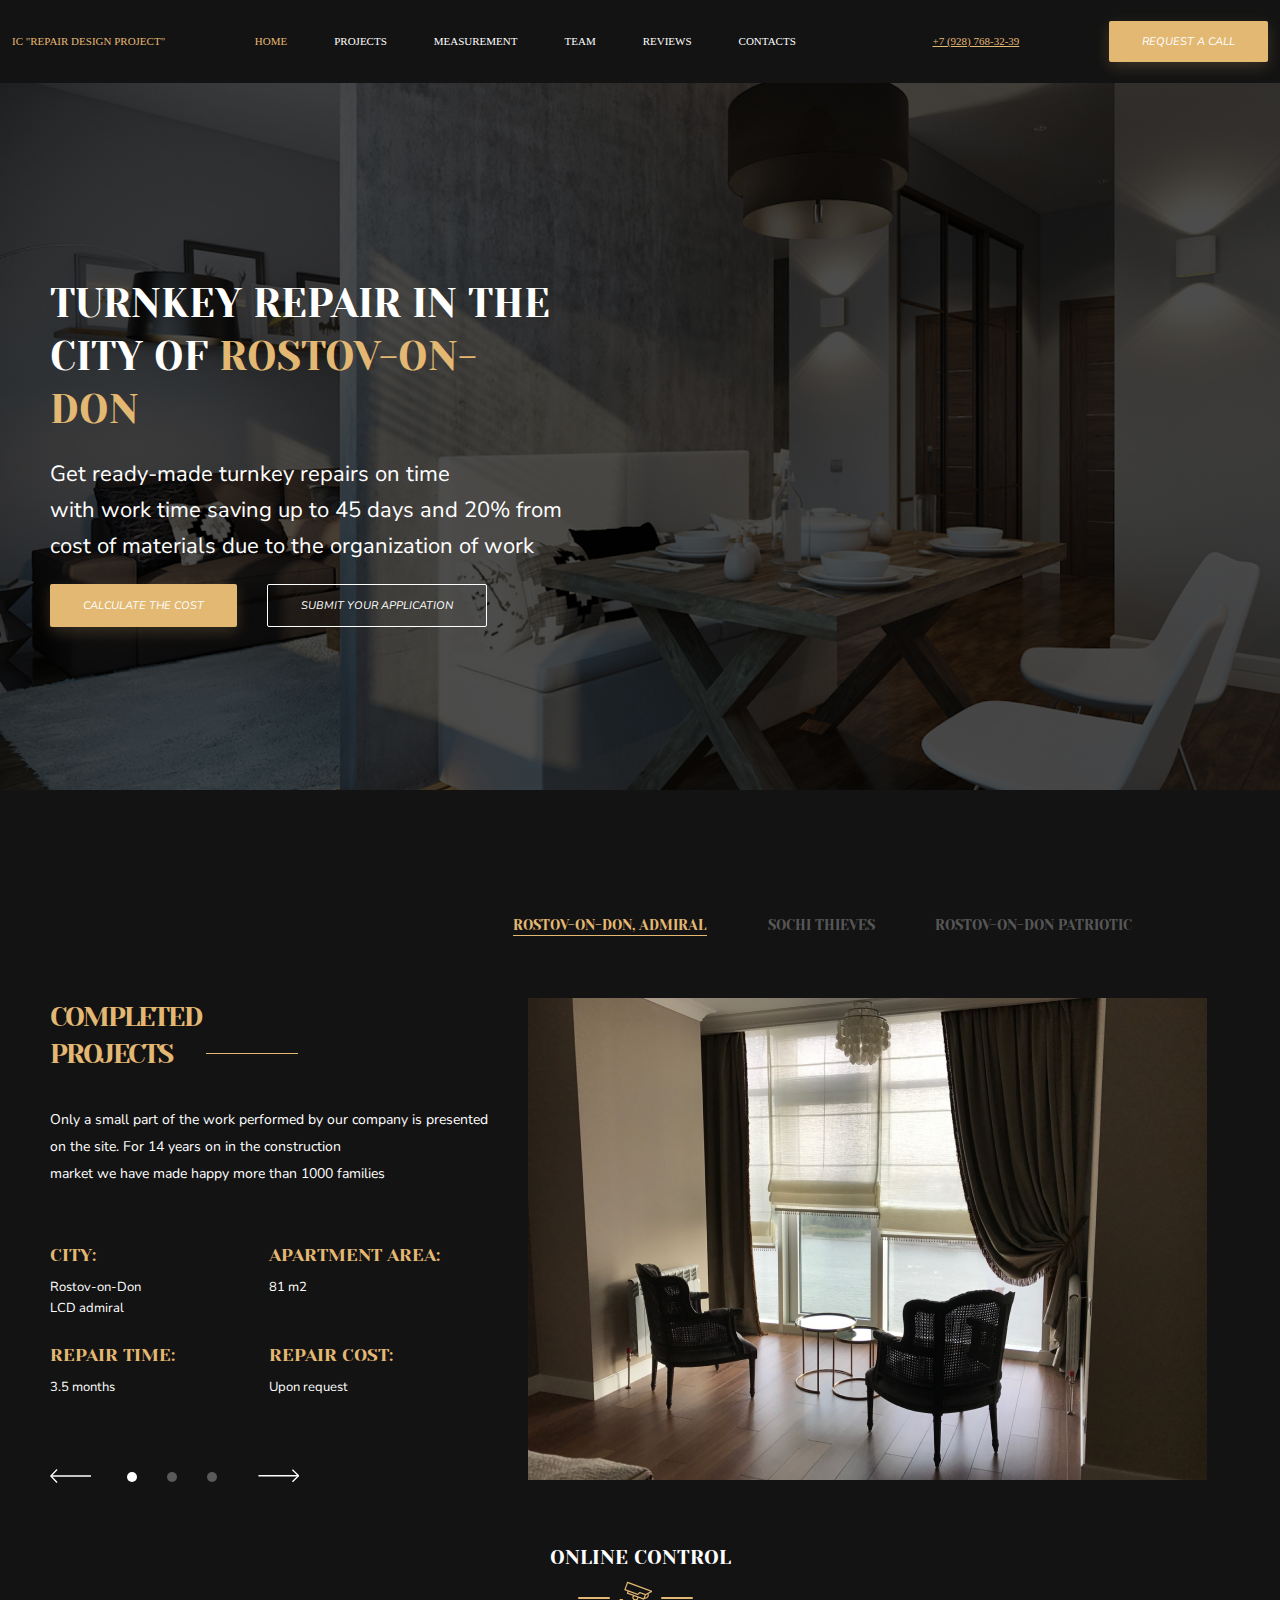
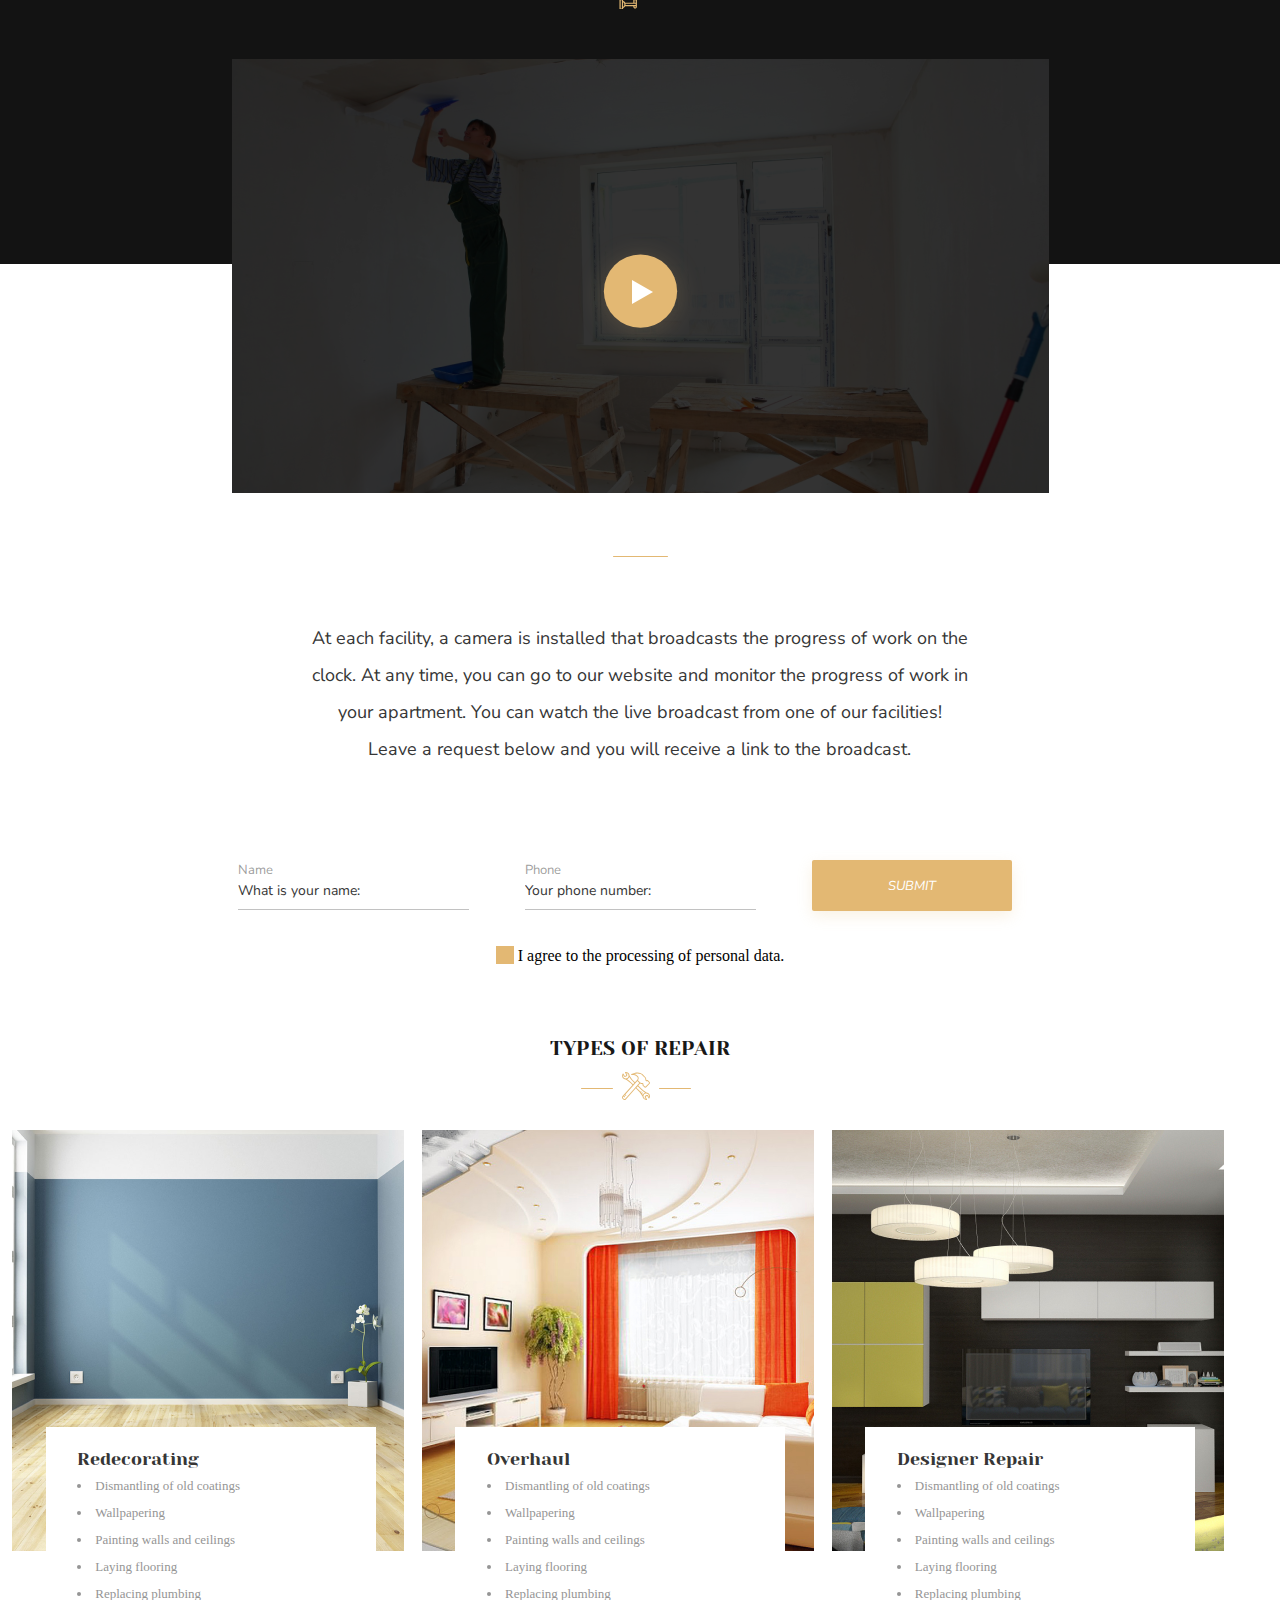
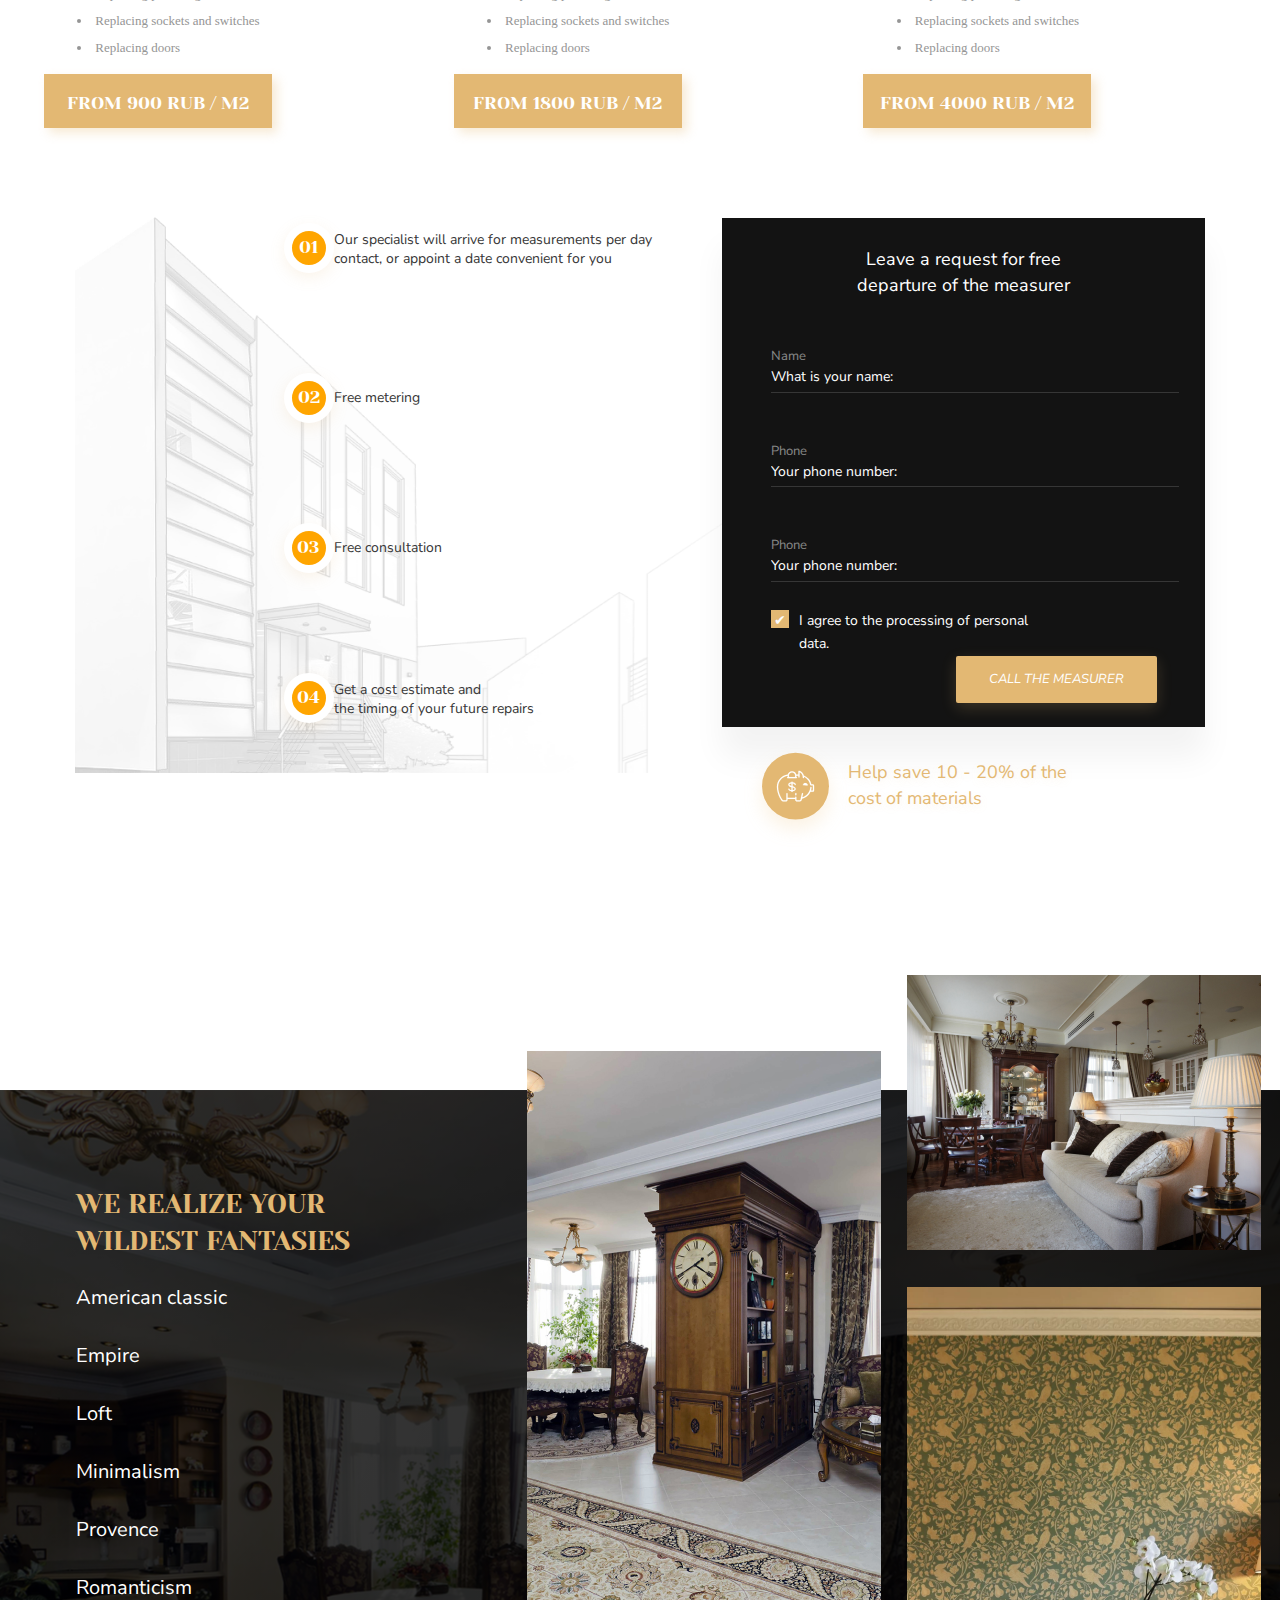
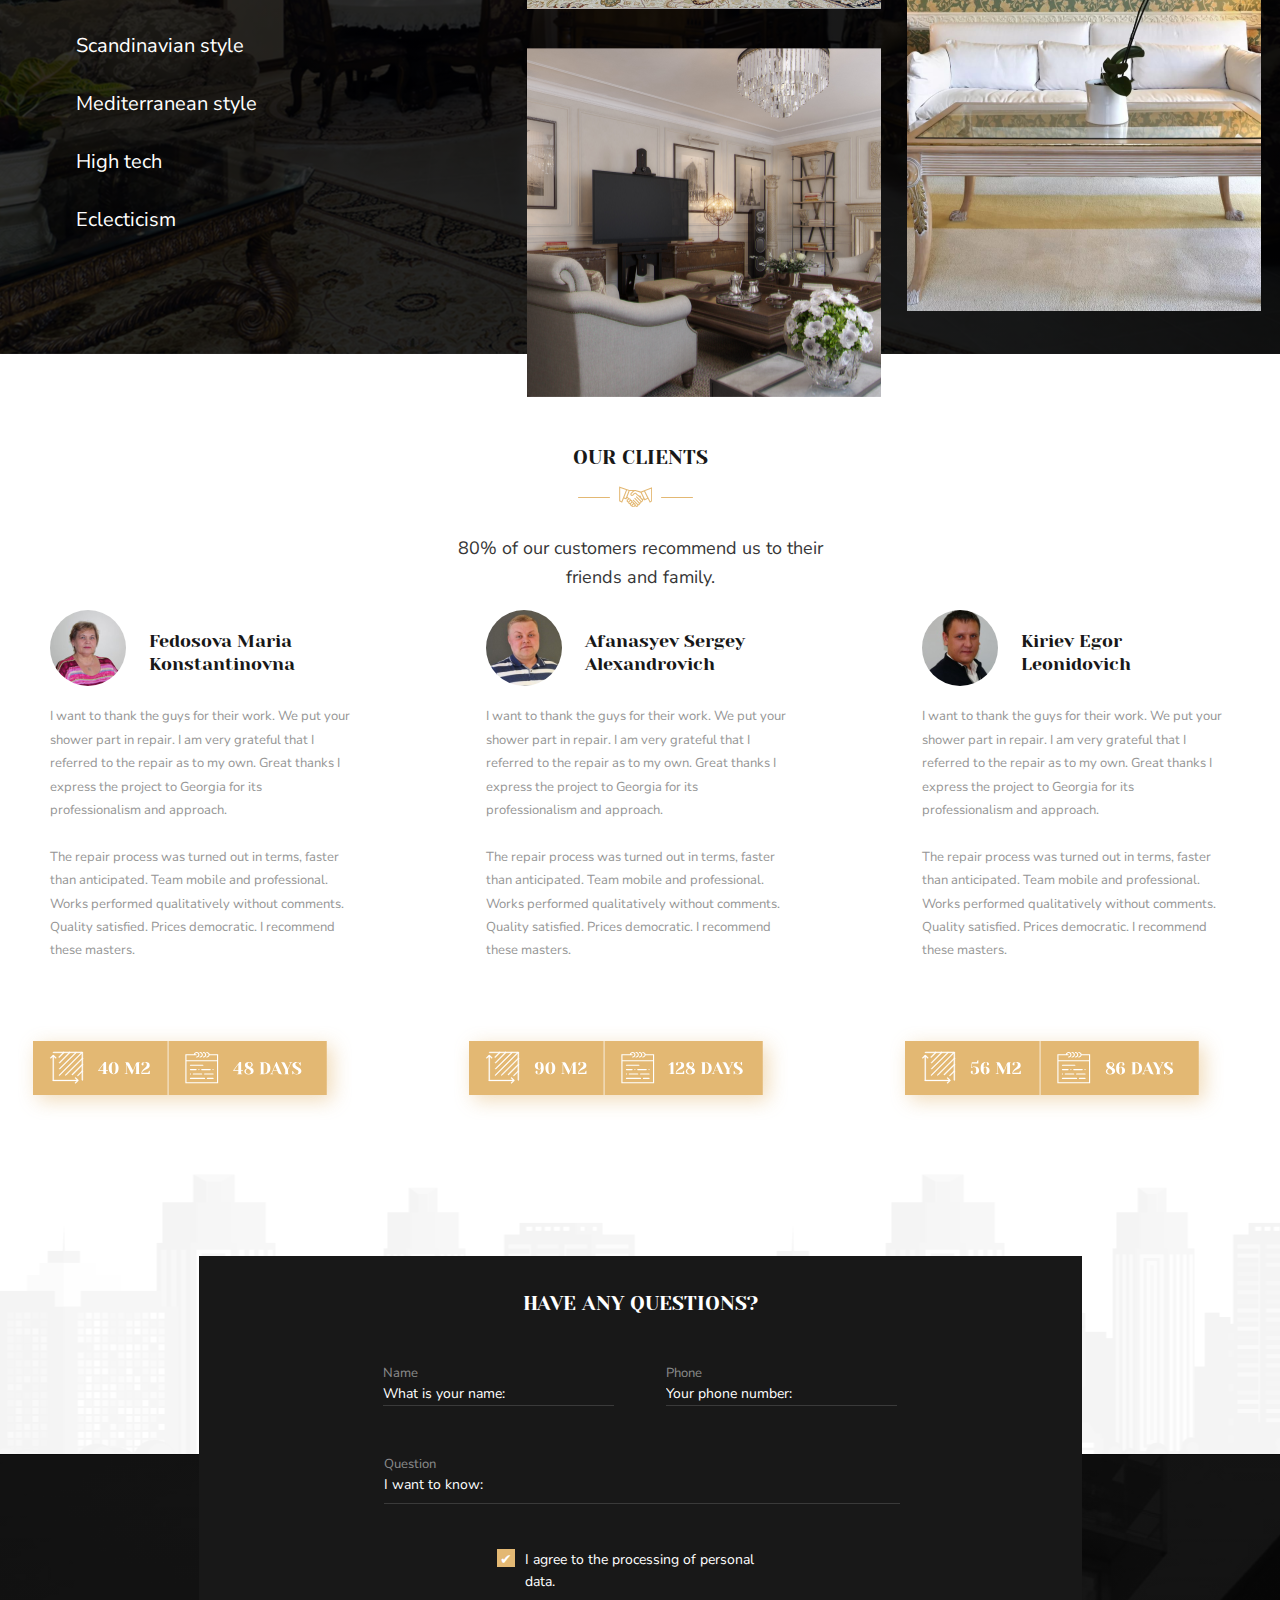
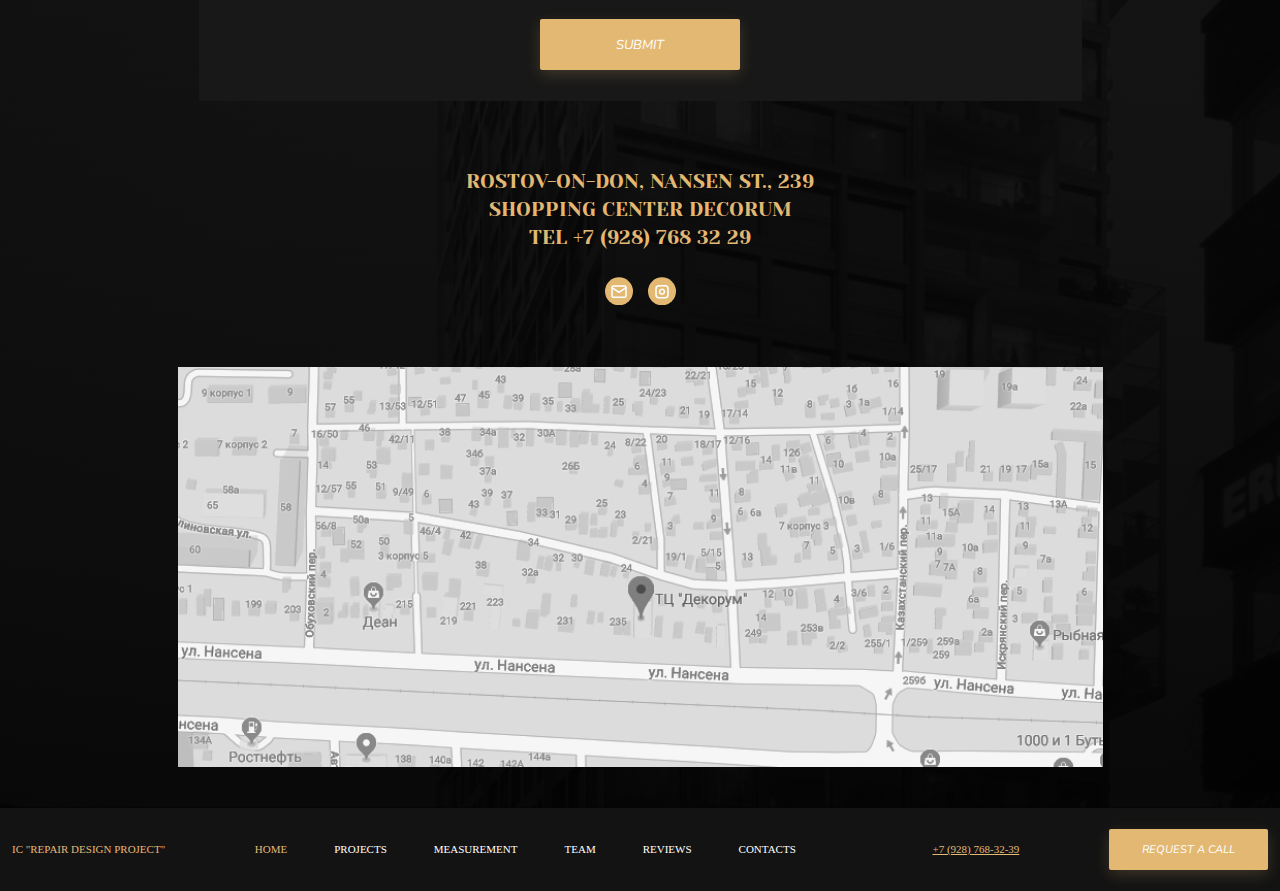
<file: Сайт дизайн студии/index.html>
<!DOCTYPE html>
<html lang="en">
<head>
    <meta charset="UTF-8">
    <meta name="viewport" content="width=device-width, initial-scale=1.0">
    <link rel="preconnect" href="https://fonts.googleapis.com">
    <link rel="preconnect" href="https://fonts.gstatic.com" crossorigin>
    <link href="https://fonts.googleapis.com/css2?family=Nunito+Sans:ital,wght@0,400;0,700;1,200;1,400;1,700&family=Yeseva+One&display=swap" rel="stylesheet">
    <link rel="stylesheet" href="style.css">
    <script src="slider.js"></script>
    <title>Design studio page</title>
</head>
<body>
    <header class="background_color">
        <div class="header-content container">
        <div class="logo">IC "Repair Design Project"</div>
        <nav class="none-mobile">
            <ul class="header_navigation">
            <li class="header_navigation__item curcor"><a class="header_navigation__link selections" href="">HOME</a></li>
            <li class="header_navigation__item curcor"><a class="header_navigation__link" href="">PROJECTS</a></li>
            <li class="header_navigation__item curcor"><a class="header_navigation__link" href="">MEASUREMENT</a></li>
            <li class="header_navigation__item curcor"><a class="header_navigation__link" href="">TEAM</a></li>
            <li class="header_navigation__item curcor"><a class="header_navigation__link" href="">REVIEWS</a></li>
            <li class="header_navigation__item curcor"><a class="header_navigation__link" href="">CONTACTS</a></li>
        </ul> 
        </nav>
        <div class="call_number">+7 (928) 768-32-39</div>
        <button class="button none-mobile curcor">Request a call</button>
        </div>
    </header>
    <main>
       <section class="title-image">
        <div class="overlay">
        <div class="container">
           <div class="title-image_content">
            <h1 class="title-main_title-image_content">
                Turnkey Repair in the 
                city of <span class="logo">Rostov-on-Don</span>
            </h1>
            <p class="text_title-image_content">
                Get ready-made turnkey repairs on time<br>
                with work time saving up to 45 days and 20% from<br class="none-mobile">
                cost of materials due to the organization of work
            </p>
            <div class="flexed">
            <button class="button curcor">CALCULATE THE COST</button>
            <button class="button2 curcor">SUBMIT YOUR APPLICATION</button>
            </div>
          </div>
        </div>
        </div>
       </section>
       <section class="gallery">
        <div class="container">
            <nav class="slider_menu none-mobile">
            </nav>
            <div class="flexed2">
                <div>
                    <div class="flexed_gallary">
                      <h2 class="subtitle">Completed<br>projects</h2>
                      <div class="polosa"></div>
                    </div>
                     <p class="description">
                         Only a small part of the work performed by our company is presented<br> on the site. For 14 years on in the construction<br>
                         market we have made happy more than 1000 families
                     </p>            
                <div class="gallery-mobile" aria-label="completed-project_guest-room">
                   <div class="gallery-mobile__scroll"><img src="images/scroll-ellipse-mobile.svg" alt="Scroll-botton" class="scroll-botton curcor">
                    <img src="images/scroll-ellipse-mobile.svg" alt="Scroll-botton" class="scroll-botton right curcor">
                </div>
                </div>                
                <div class="grid">
                    <div class="grid_block city">
                        <h3 class="name">City:</h3>
                        
                    </div>
                    <div class="grid_block area">
                        <h3 class="name">apartment area:</h3>
                        
                    </div>
                    <div class="grid_block time">
                        <h3 class="name">Repair time:</h3>
                        
                    </div>
                    <div class="grid_block">
                        <h3 class="name">Repair Cost:</h3>
                        <span class="fact">Upon request</span>
                    </div>                 
                </div>
                <div class="slider_scroll">
                    <div class="slider_scroll left"></div>
                    <div class="slider_scroll right"></div>
                    <div class="slider__dots"></div>
                </div>
            </div>
            <div class="slider__images"></div>  
            </div>  
        </div>
       </section>
       <section class="video">
        <div class="container">
            <h3 class="video_title">online control</h3>
            <div class="logo-center">
                <div class="logo__line"></div>
                <div class="video_camera__camera"></div>
                <div class="logo__line"></div>
            </div>
        
        <div class="video_image-container">
           <div class="video_image_play" aria-label="video-about-project"><img class="video_image_play-botton" src="images/play-video.svg" alt="Play-video botton curcor"></div>                 
        </div>
        <div class="video__line_position"><hr class="video__line"></div>
        <div class="video_container_for_text">
            <p class="video__text">At each facility, a camera is installed that broadcasts the progress of work on the<br class="none-mobile">clock. At any time, you can go to our website and monitor the progress of work in<br class="none-mobile">your apartment. You can watch the live broadcast from one of our facilities!
                <br>Leave a request below and you will receive a link to the broadcast.</p>
        </div>
        <form method="post" action="form.php" class="container container-mobile">
            <div class="video-form">
                  <div class="video-form__block order1"><label for="name" class="video__form__label">Name</label>
                        <input type="text" name="name" placeholder="What is your name:" class="video__form__input">
                  </div>
                 <div class="video-form__block order1"><label for="Phone" class="video__form__label">Phone</label>
                      <input type="text" name="Phone" placeholder="Your phone number:" class="video__form__input">
                 </div>
                 <div class="video-form__block order2"> 
                <button class="button video-form__block__button curcor">Submit</button>
                 </div>
                <div class="first-checkbox order1 curcor">
                <label class="label">
                  <input type="checkbox" class="checkbox" >
                  <span class="fake"></span>
                  <span class="video-checkbox__text">I agree to the processing of personal data.</span>
                </label>
              </div>
            </div>           
       </section>
       <section class="calculations_and_form">
        <div class="container">
            <h3 class="universal__title">TYPES OF REPAIR</h3>
            <div class="logo-center">
                <div class="logo__line"></div>
                <div class="calculation__logo__image"></div>
                <div class="logo__line"></div>
            </div>
        <div class="calculation__grid">
            <div class="calculation__grid__block blue_wall">
                    <div class="calculation__grid__list" aria-label="block__room">
                    <p class="calculation__grid__list-name">Redecorating</p>
                    <ul class="calculation__grid__list__ul">
                        <li class="calculation__grid__list__item"> Dismantling of old coatings</li>
                        <li class="calculation__grid__list__item"> Wallpapering</li>
                        <li class="calculation__grid__list__item"> Painting walls and ceilings</li>
                        <li class="calculation__grid__list__item"> Laying flooring</li>
                        <li class="calculation__grid__list__item">Replacing plumbing</li>
                        <li class="calculation__grid__list__item"> Replacing sockets and switches</li>
                        <li class="calculation__grid__list__item"> Replacing doors</li>
                    </ul>
                </div>
                <div class="calculation__grid__price"><p class="calculation__grid__price__text">from 900 rub / m2</p></div>
            </div>
            <div class="calculation__grid__block guest_room" aria-label="block__guest-room">
                    <div class="calculation__grid__list">
                    <p class="calculation__grid__list-name">Overhaul</p>
                    <ul class="calculation__grid__list__ul">
                        <li class="calculation__grid__list__item"> Dismantling of old coatings</li>
                        <li class="calculation__grid__list__item"> Wallpapering</li>
                        <li class="calculation__grid__list__item"> Painting walls and ceilings</li>
                        <li class="calculation__grid__list__item"> Laying flooring</li>
                        <li class="calculation__grid__list__item">Replacing plumbing</li>
                        <li class="calculation__grid__list__item"> Replacing sockets and switches</li>
                        <li class="calculation__grid__list__item"> Replacing doors</li>
                    </ul>
                </div>
                <div class="calculation__grid__price"><p class="calculation__grid__price__text">from 1800 rub / m2</p></div>
            </div>
            <div class="calculation__grid__block kitchen"aria-label="block__kitchen">
                    <div class="calculation__grid__list">
                        <p class="calculation__grid__list-name">Designer Repair</p>
                     <ul class="calculation__grid__list__ul">
                        <li class="calculation__grid__list__item">Dismantling of old coatings</li>
                        <li class="calculation__grid__list__item"> Wallpapering</li>
                        <li class="calculation__grid__list__item"> Painting walls and ceilings</li>
                        <li class="calculation__grid__list__item"> Laying flooring</li>
                        <li class="calculation__grid__list__item">Replacing plumbing</li>
                        <li class="calculation__grid__list__item"> Replacing sockets and switches</li>
                        <li class="calculation__grid__list__item"> Replacing doors</li>
                    </ul>
                    </div>
                    <div class="calculation__grid__price"><p class="calculation__grid__price__text">from 4000 rub / m2</p></div>
            </div> 
        </div> 
        <div class="calculations__benefit-form container none-mobile">
            <div class="calculations__benefit-form__benefit">
            <div class="calculations__benefit-form__benefit__item">
                <div class="calculations__benefit-form__benefit__number">
                    <span class="calculations__benefit-form__benefit__number__counter">01</span>
                </div>
                <div class="calculations__benefit-form__benefit__text"><p class="calculations__benefit-form__benefit__text__item_01-04">Our specialist will arrive for measurements per day<br>
                    contact, or appoint a date convenient for you</p></div>
            </div>
            <div class="calculations__benefit-form__benefit__item">
                <div class="calculations__benefit-form__benefit__number">
                    <span class="calculations__benefit-form__benefit__number__counter">02</span>
                </div>
                <div class="calculations__benefit-form__benefit__text"><p class="calculations__benefit-form__benefit__text__item">Free metering</p></div>
            </div>
            <div class="calculations__benefit-form__benefit__item">
                <div class="calculations__benefit-form__benefit__number">
                    <span class="calculations__benefit-form__benefit__number__counter">03</span>
                </div>
                <div class="calculations__benefit-form__benefit__text"><p class="calculations__benefit-form__benefit__text__item">Free consultation</p></div>
            </div>
            <div class="calculations__benefit-form__benefit__item">
                <div class="calculations__benefit-form__benefit__number">
                    <span class="calculations__benefit-form__benefit__number__counter">04</span>
                </div>
                <div class="calculations__benefit-form__benefit__text"><p class="calculations__benefit-form__benefit__text__item_01-04">Get a cost estimate and<br>
                    the timing of your future repairs</p></div>
            </div>
            
           </div>
         <div class="calculations__benefit-form__form-black">
             <p class="calculations__benefit-form__form-black__name">Leave a request for free<br>
            departure of the measurer</p>
             <form method="post" action="form.php">
             <div class="calculations__benefit-form__form-black__form">
                  <div class="calculations__benefit-form__form-black__form___block"><label for="name" class="calculations__benefit-form__form-black__form__lable">Name</label>
                        <input type="text" name="name" placeholder="What is your name:" class="calculations__benefit-form__form-black__form__input">
                  </div>
                 <div class="calculations__benefit-form__form-black__form___block"><label for="Phone" class="calculations__benefit-form__form-black__form__lable">Phone</label>
                      <input type="text" name="Phone" placeholder="Your phone number:" class="calculations__benefit-form__form-black__form__input">
                 </div>
                 <div class="calculations__benefit-form__form-black__form___block"><label for="Phone" class="calculations__benefit-form__form-black__form__lable">Phone</label>
                    <input type="text" name="Phone" placeholder="Your phone number:" class="calculations__benefit-form__form-black__form__input">
               </div>
            <div class="first-checkbox__form-black curcor">
                <label class="label__form-black">
                  <input type="checkbox" class="checkbox" checked>
                  <span class="fake"></span>
                  <span class="first-checkbox__form-black__text">I agree to the processing of personal data.</span>
                </label>
              </div>
             <div class="calculations__benefit-form__form-black__button curcor"><button class="button calculations__benefit-form__form-black__button_text">Call the measurer</button></div>
             </div>
         </div>
        </div>
        <div class="calculations_and_form__end-logo none-mobile">
            <img src="images/pig-logo.svg" alt="Pig-logo" class="calculations_and_form__end-logo_size">
            <p class="calculations_and_form__end-logo__text">Help save 10 - 20% of the<br>
                cost of materials</p>
        </div>
        </div>
      </div>
       </section>
    <section class="styles">
        <div class="styles-content overlay container">
            <div class="styles-content__list">
                <p class="styles-content__list__name">We realize your<br>
                    wildest fantasies</p>
                    <div class="styles-mobile__foto">
                        <div class="gallery-mobile__scroll"><img src="images/scroll-ellipse-mobile.svg" alt="Scroll-botton" class="scroll-botton">
                         <img src="images/scroll-ellipse-mobile.svg" alt="Scroll-botton" class="scroll-botton right">
                     </div>
                    </div>
                <ul class="styles-content__list__list none-mobile">
                    <li class="styles-content__list__list__item"><span class="selection2">American classic</span></li>
                    <li class="styles-content__list__list__item">Empire</li>
                    <li class="styles-content__list__list__item">Loft</li>
                    <li class="styles-content__list__list__item">Minimalism</li>
                    <li class="styles-content__list__list__item">Provence</li>
                    <li class="styles-content__list__list__item">Romanticism</li>
                    <li class="styles-content__list__list__item">Scandinavian style</li>
                    <li class="styles-content__list__list__item">Mediterranean style</li>
                    <li class="styles-content__list__list__item">High tech</li>
                    <li class="styles-content__list__list__item">Eclecticism</li>
                </ul>
            </div>
           <div class="styles-content-grid none-mobile">
            <div class="styles-content-grid__block">
                <div class="styles-content-grid__block1__clock" aria-label="styles__clock" ></div>
                <div class="styles-content-grid__block1__tv" aria-label="styles__tv"></div>
            </div>
            <div class="styles-content-grid__block">
                <div class="styles-content-grid__block2__sofa" aria-label="styles__sofa"></div>
                <div class="styles-content-grid__block2__flower" aria-label="styles__flower"></div>
            </div>
           </div>
        </div>
    </section>
    <section class="clients">
        <div class="overlay container">
            <h3 class="universal__title clients_title_margin none-mobile">our clients</h3>
            <div class="logo-center none-mobile">
                <div class="logo__line"></div>
                <div class="clients_logo_hands"></div>
                <div class="logo__line"></div>
            </div>
            <p class="clients_text none-mobile">80% of our customers recommend us to their<br>
                friends and family.</p>
            <div class="clients__grid none-mobile">
                  <div class="clients__grid__block">
                    <div class="clients__grid__block__info">
                        <div><img src="images/maria.png" class="clients__grid__block__info__foto" alt="Client Maria"></div>
                        <div class="clients__grid__block__info__name">Fedosova Maria
                            Konstantinovna</div>
                    </div>
                    <div class="clients__grid__block__story">I want to thank the guys for their work. We put your shower part in repair. I am very grateful that I referred to the repair as to my own. Great thanks I express the project 
                        to Georgia for its professionalism and approach.<br>
                        <br>
                        The repair process was turned out in terms, faster than anticipated. Team mobile and professional. Works performed qualitatively without comments. Quality satisfied. Prices democratic. I recommend these masters.
                    </div>
                    <div class="clients__grid__block__area-days"><img src="images/meter-days1.svg" alt="Area-days"></div>
                  </div>
                  <div class="clients__grid__block"><div class="clients__grid__block__info">
                    <div><img src="images/sergey.png" class="clients__grid__block__info__foto" alt="Client Sergey"></div>
                    <div class="clients__grid__block__info__name">Afanasyev Sergey Alexandrovich</div>
                </div>
                <div class="clients__grid__block__story">I want to thank the guys for their work. We put your shower part in repair. I am very grateful that I referred to the repair as to my own. Great thanks I express the project 
                    to Georgia for its professionalism and approach.<br>
                    <br>
                    The repair process was turned out in terms, faster than anticipated. Team mobile and professional. Works performed qualitatively without comments. Quality satisfied. Prices democratic. I recommend these masters.
                </div>
                <div class="clients__grid__block__area-days"><img src="images/meter-days2.svg" alt="Area-days"></div>
            </div>
                  <div class="clients__grid__block"><div class="clients__grid__block__info">
                    <div><img src="images/egor.png" class="clients__grid__block__info__foto" alt="Client Egor"></div>
                    <div class="clients__grid__block__info__name">Kiriev Egor Leonidovich</div>
                </div>
                <div class="clients__grid__block__story">I want to thank the guys for their work. We put your shower part in repair. I am very grateful that I referred to the repair as to my own. Great thanks I express the project 
                    to Georgia for its professionalism and approach.<br>
                    <br>
                    The repair process was turned out in terms, faster than anticipated. Team mobile and professional. Works performed qualitatively without comments. Quality satisfied. Prices democratic. I recommend these masters.
                </div>
                <div class="clients__grid__block__area-days"><img src="images/meter-days3.svg" alt="Area-days"></div>
            </div>
           </div>
           <div class="questions__form-container">
            <p class="questions__form-container__name">have any questions?</p>
            <div class="questions__form-container__flex">
                <div class="calculations__benefit-form__form-black__form___block"><label for="name" class="calculations__benefit-form__form-black__form__lable">Name</label>
                    <input type="text" name="name" placeholder="What is your name:" class="questions__form-container__flex__input">
              </div>
             <div class="calculations__benefit-form__form-black__form___block"><label for="Phone" class="calculations__benefit-form__form-black__form__lable">Phone</label>
                  <input type="text" name="Phone" placeholder="Your phone number:" class="questions__form-container__flex__input">
             </div>
            </div>
            <div class="questions__form-container__input-box"><label for="Phone" class="calculations__benefit-form__form-black__form__lable">Question</label>
                <input type="text" name="Phone" placeholder="I want to know:" class="questions__form-container__flex__input2">
           </div>
           <div class="questions__form-container__checkbox cursor">
            <label class="label__form-black">
              <input type="checkbox" class="checkbox" checked>
              <span class="fake"></span>
              <span class="first-checkbox__form-black__text">I agree to the processing of personal data.</span>
            </label>
          </div>
          <div class="questions__form-container__botton"><button class="button video-form__block__button">Submit</button></div>
           </div>
        </div>
    </section>
    <section class="contacts">
        <div class="container overlay">
           <div class="contacts-content__title"><p class="contacts_title">Rostov-on-Don, Nansen St., 239<br>Shopping Center
            Decorum<br> Tel +7 (928) 768 32 29</p></div>
           <div class="contacts-content__logo">
            <div class="contacts-content__logo__mailbox cursor"></div>
            <div class="contacts-content__logo__instagram cursor"></div>
           </div>
           <div class="contacts-content__map" aria-label="contacts__map"></div>
        </div>
    </section>     
    </main>
    <footer class="background_color none-mobile">
        <div class="container header-content">
            <div class="logo">IC "Repair Design Project"</div>
            <nav>
                <ul class="header_navigation">
                <li class="header_navigation__item cursor"><a class="header_navigation__link selections" href="">HOME</a></li>
                <li class="header_navigation__item cursor"><a class="header_navigation__link" href="">PROJECTS</a></li>
                <li class="header_navigation__item cursor"><a class="header_navigation__link" href="">MEASUREMENT</a></li>
                <li class="header_navigation__item cursor"><a class="header_navigation__link" href="">TEAM</a></li>
                <li class="header_navigation__item cursor"><a class="header_navigation__link" href="">REVIEWS</a></li>
                <li class="header_navigation__item cursor"><a class="header_navigation__link" href="">CONTACTS</a></li>
            </ul> 
            </nav>
            <div class="call_number">+7 (928) 768-32-39</div>
            <button class="button">Request a call</button>
            </div>
    </footer>
</body>
</file>
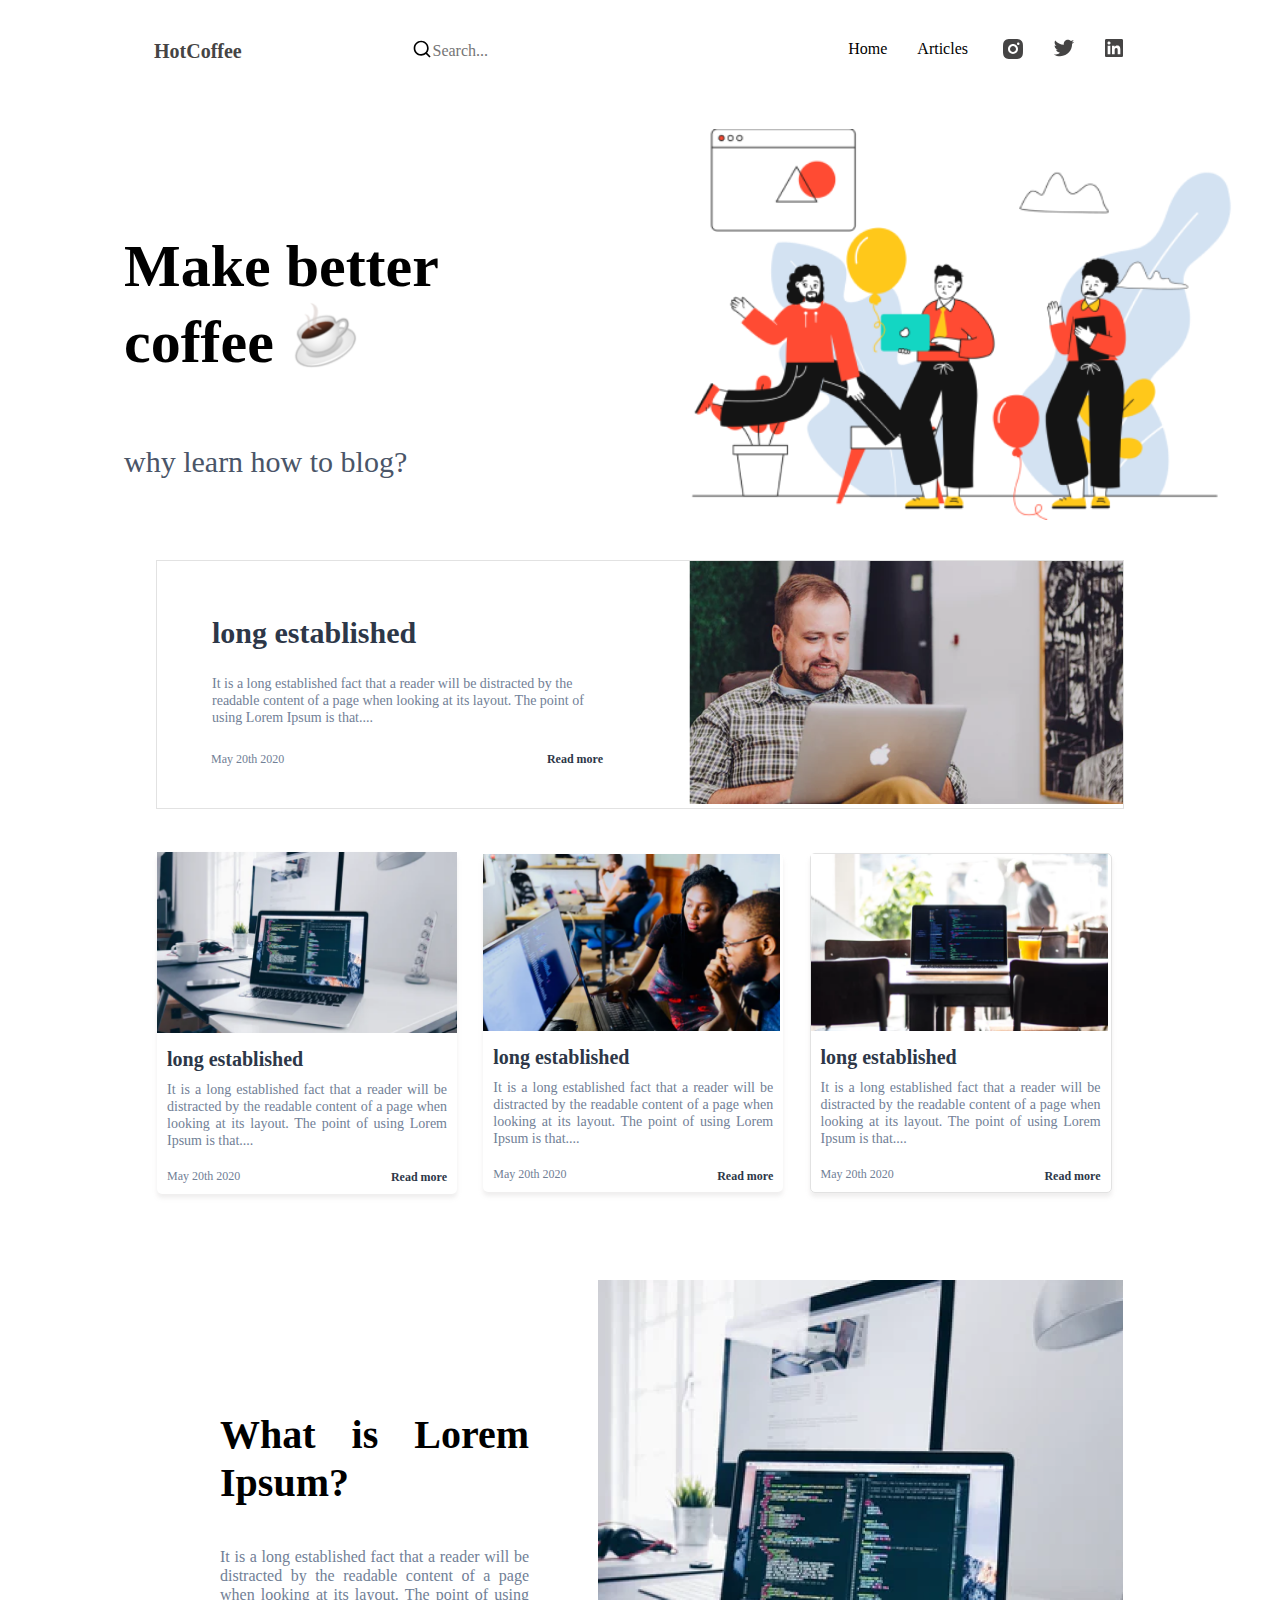
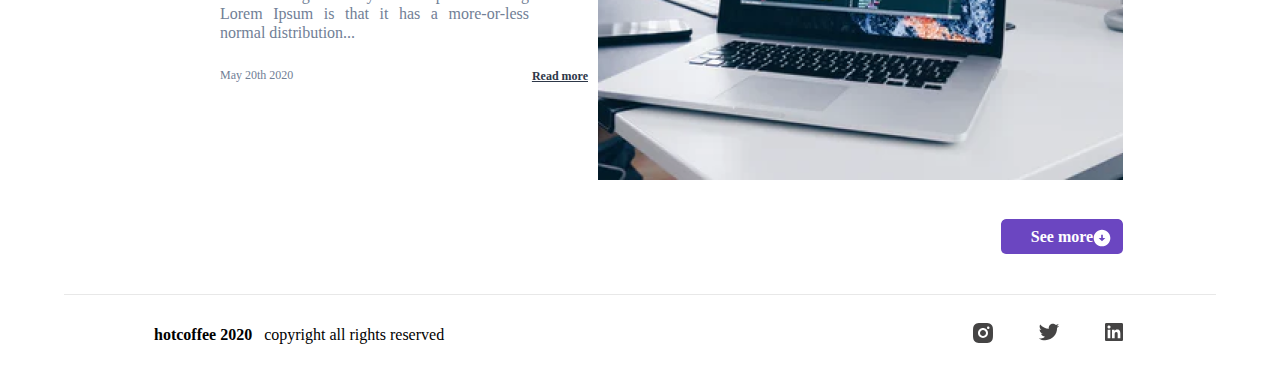
<file: Главная страинца блога/blog.html>
<!DOCTYPE html>
<html>
<head>
    <meta charset="UTF-8">
    <meta name="viewport" content="width=device-width, initial-scale=1.0">
    <link rel="stylesheet" href="style.css">
    <title>Главная страница блога</title>
</head>
<body>
    <header>
        <div class="header container flex">
          <div>
         <a href="blog.html" class="logo links cursor" style="margin-left:90px;">HotCoffee</a>
          </div>       
        <form action="" method="get" class="header_search"> 
         <input class="input" type="text" placeholder="Search...">
        </form> 
  
        <nav class="header_nav">
        <a href="" class="text links">Home</a>
		<a href="" class="text links">Articles</a>
        <div class="links_and_icons">      
           <a href="" class="cursor"><img src="images/Vectorinstagram.svg" atl="Instagram"></a>
           <a href="" class="cursor"><img src="images/Twitter.svg" alt="Twitter"></a>
           <a href="" class="cursor"><img src="images/Linkeln.svg" alt="In"></a>
          </div>
         </nav>
         </div>
    </header> 
    <main>    
    <div class="slider container flex">
      <div>  
      <h1 class="make_better_coffe">Make better<br>coffee</h1>
        <p class="why">why learn how to blog?</p>
      </div>
        <div> <img src="images/croods.png" alt="picture" class="croods1" width="476px"></div>
    </div>
    <div class="container2 flex border">
        <div class="about_text">
             <h2 class="long">long established</h2>
             <p class="it_is">It is a long established fact that a reader will be distracted by the readable content of a page when looking at its layout. The point of using Lorem Ipsum is that....</p>
             <div class="flex">
                 <p class="about_date date">May 20th 2020</p>
                 <a href="details.html" class="read_for_blocks links cursor">Read more</a>
         </div>
         </div>
         <div><img src="images/man.png" alt="Man"></div>
    </div>         
    <div class="news container2 flex">
        <div class="news_block direction">
           <div class="img"><img src="images/laptop.png" alt="laptop" width="300px"></div>
            <h3 class="le">long established</h3>
            <p class="it_is_for_blocks">It is a long established fact that a reader will be distracted by the readable content of a page when looking at its layout. The point of using Lorem Ipsum is that....</p>
            <div class="flex">
                <div><p class="may_for_blocks">May 20th 2020</p></div>
                <div><a href="" class="read_for_blocks links cursor">Read more</a></div>
            </div>
        </div>
        <div class="news_block direction">
            <div><img src="images/people.png" alt="people" width="297px"></div>
            <h3 class="le">long established</h3>
            <div><p class="it_is_for_blocks">It is a long established fact that a reader will be distracted by the readable content of a page when looking at its layout. The point of using Lorem Ipsum is that....</p></div>
            <div class="flex">
                <div><p class="may_for_blocks">May 20th 2020</p></div>
                <div><a href="" class="read_for_blocks links cursor">Read more</a></div>
            </div>
        </div>
        <div class="news_block border direction">
            <div><img src="images/table.png" alt="table" width="297px"></div>
            <h3 class="le">long established</h3>
            <div><p class="it_is_for_blocks">It is a long established fact that a reader will be distracted by the readable content of a page when looking at its layout. The point of using Lorem Ipsum is that....</p></div>
            <div class="flex">
                <div><p class="may_for_blocks">May 20th 2020</p></div>
                <div><a href="" class="read_for_blocks links cursor">Read more</a></div>
            </div>
        </div>            
    </div>
    <div class="details container2 flex">
        <div class="block2 direction">
            <div><p class="what_is">What is Lorem Ipsum?</p></div>
            <div><p class="it_is_block2">It is a long established fact that a reader will be distracted by the readable content of a page when looking at its layout. The point of using Lorem Ipsum is that it has a more-or-less normal distribution...</p></div>
            <div class="flex">
                <div><p class="may_for_blocks" style="margin-left: 63px;">May 20th 2020</p></div>
                <div><a href="" class="read_for_blocks cursor">Read more</a></div>
            </div>
        </div>
        <div><img src="images/laptopbig.png" alt="laptopbig" width="525px" height="500px"></div>
    </div>
    <div class="see_more container2">
        <button class="seemore2 cursor"><p class="text_after">See more</p></button></div>
        </main>
        <footer class="footer container flex">
        <div style="margin-left:90px;"><b>hotcoffee 2020</b>&nbsp;&nbsp;&nbsp;copyright all rights reserved</div>
        <div class="links_and_icons2 cursor">
            <a href="" class="cursor"><img src="images/Vectorinstagram.svg" atl="Instagram"></a>
            <a href="" class="cursor"><img src="images/Twitter.svg" alt="Twitter"></a>
            <a href="" class="cursor"><img src="images/Linkeln.svg" alt="In"></a>
        </div>
    </footer>
</body>
</html>
</body>
</html>
</file>
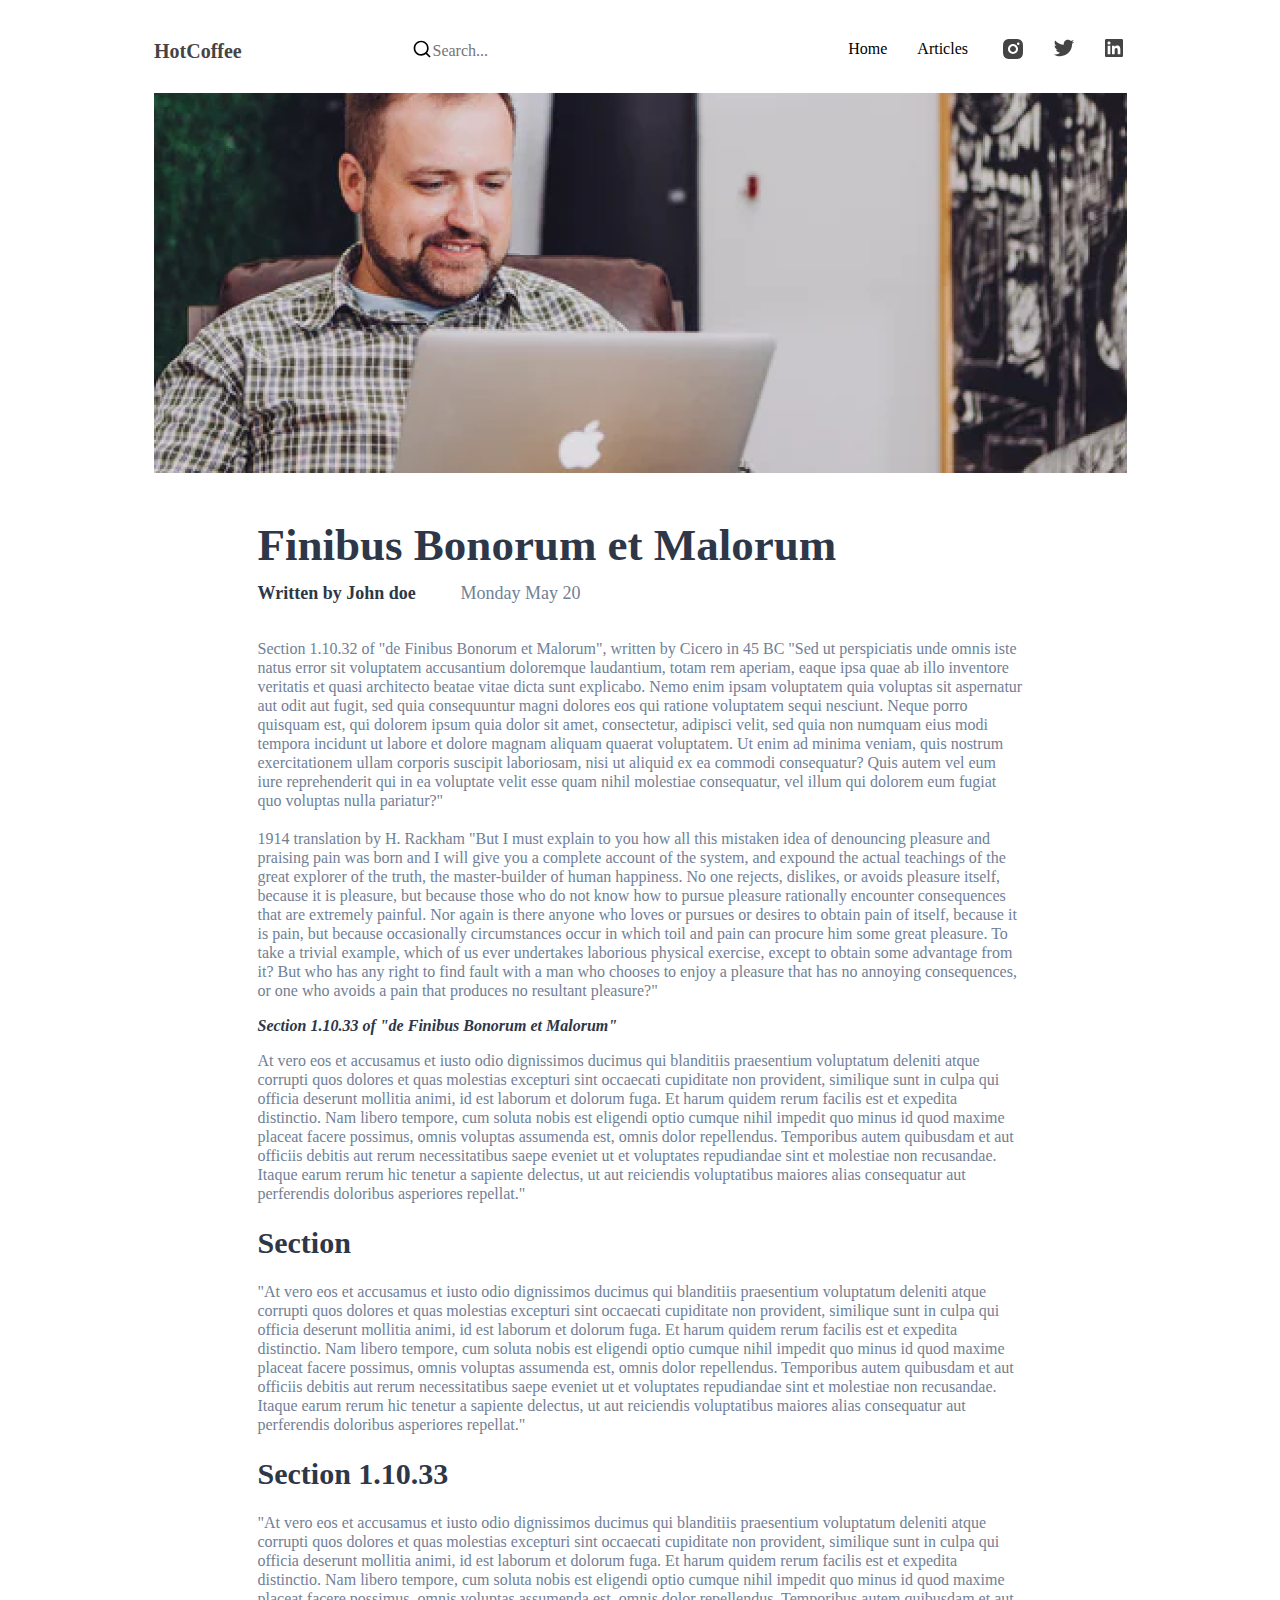
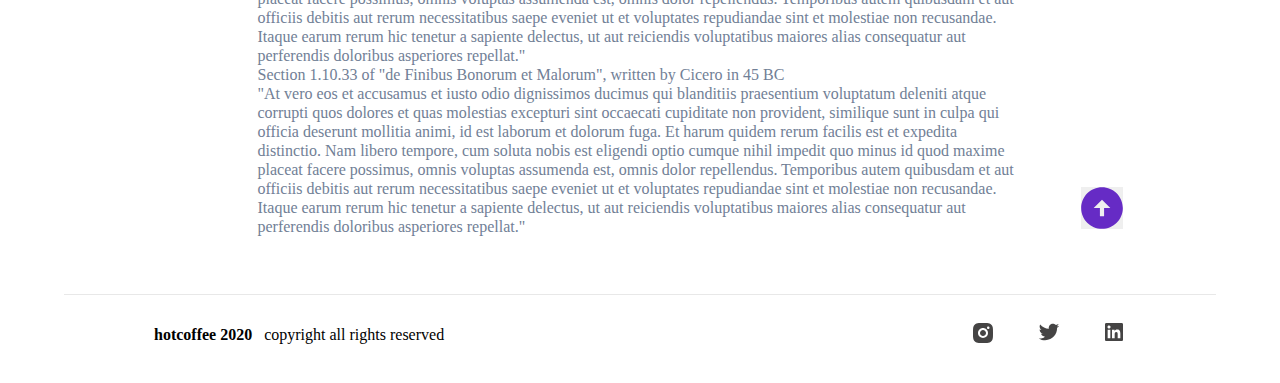
<file: Главная страинца блога/details.html>
<!DOCTYPE html>
<html lang="en">
<head>
    <meta charset="UTF-8">
    <meta name="viewport" content="width=device-width, initial-scale=1.0">
    <link rel="stylesheet" href="style.css">
    <title>Details</title>
</head>
<body>
    <header>
        <div class="header container flex">
          <div>
         <a href="home-page.html" class="logo links cursor" style="margin-left:90px;">HotCoffee</a>
          </div>       
          <form action="" method="get" class="header_search"> 
            <input class="input" type="text" placeholder="Search...">
           </form> 
        <nav class="header_nav">
        <a href="" class="text links">Home</a>
		<a href="" class="text links">Articles</a>
        <div class="links_and_icons">      
           <a href="" class="cursor"><img src="images/Vectorinstagram.svg" atl="Instagram"></a>
           <a href="" class="cursor"><img src="images/Twitter.svg" alt="Twitter"></a>
           <a href="" class="cursor"><img src="images/Linkeln.svg" alt="In"></a>
          </div>
         </nav>
         </div>
    </header> 
    <main>    
    <div class="main_image container"></div>
    <div class="container3">
    <div class="details_title"><p> Finibus Bonorum et Malorum </p></div>  
        <div class="details_flex">   
         <div><p class="written"> Written by John doe </p></div>
         <div><p class="details_date"> Monday  May 20 </p></div>
        </div>  
    </div>
        <div class="container3">
           <p class="text2"> Section 1.10.32 of "de Finibus Bonorum et Malorum", written by Cicero in 45 BC
"Sed ut perspiciatis unde omnis iste natus error sit voluptatem accusantium doloremque laudantium, totam rem aperiam, eaque ipsa quae ab illo inventore veritatis et quasi architecto beatae vitae dicta sunt explicabo. Nemo enim ipsam voluptatem quia voluptas sit aspernatur aut odit aut fugit, sed quia consequuntur magni dolores eos qui ratione voluptatem sequi nesciunt. Neque porro quisquam est, qui dolorem ipsum quia dolor sit amet, consectetur, adipisci velit, sed quia non numquam eius modi tempora incidunt ut labore et dolore magnam aliquam quaerat voluptatem. Ut enim ad minima veniam, quis nostrum exercitationem ullam corporis suscipit laboriosam, nisi ut aliquid ex ea commodi consequatur? Quis autem vel eum iure reprehenderit qui in ea voluptate velit esse quam nihil molestiae consequatur, vel illum qui dolorem eum fugiat quo voluptas nulla pariatur?"
<br>
<br>
1914 translation by H. Rackham
"But I must explain to you how all this mistaken idea of denouncing pleasure and praising pain was born and I will give you a complete account of the system, and expound the actual teachings of the great explorer of the truth, the master-builder of human happiness. No one rejects, dislikes, or avoids pleasure itself, because it is pleasure, but because those who do not know how to pursue pleasure rationally encounter consequences that are extremely painful. Nor again is there anyone who loves or pursues or desires to obtain pain of itself, because it is pain, but because occasionally circumstances occur in which toil and pain can procure him some great pleasure. To take a trivial example, which of us ever undertakes laborious physical exercise, except to obtain some advantage from it? But who has any right to find fault with a man who chooses to enjoy a pleasure that has no annoying consequences, or one who avoids a pain that produces no resultant pleasure?"
</p>

<p class="part_1"><strong>Section 1.10.33 of "de Finibus Bonorum et Malorum"</strong></p>

<p class="text2">At vero eos et accusamus et iusto odio dignissimos ducimus qui blanditiis praesentium voluptatum deleniti atque corrupti quos dolores et quas molestias excepturi sint occaecati cupiditate non provident, similique sunt in culpa qui officia deserunt mollitia animi, id est laborum et dolorum fuga. Et harum quidem rerum facilis est et expedita distinctio. Nam libero tempore, cum soluta nobis est eligendi optio cumque nihil impedit quo minus id quod maxime placeat facere possimus, omnis voluptas assumenda est, omnis dolor repellendus. Temporibus autem quibusdam et aut officiis debitis aut rerum necessitatibus saepe eveniet ut et voluptates repudiandae sint et molestiae non recusandae. Itaque earum rerum hic tenetur a sapiente delectus, ut aut reiciendis voluptatibus maiores alias consequatur aut perferendis doloribus asperiores repellat."
</p>

<p class="part_2">Section</p>

<p class="text2">"At vero eos et accusamus et iusto odio dignissimos ducimus qui blanditiis praesentium voluptatum deleniti atque corrupti quos dolores et quas molestias excepturi sint occaecati cupiditate non provident, similique sunt in culpa qui officia deserunt mollitia animi, id est laborum et dolorum fuga. Et harum quidem rerum facilis est et expedita distinctio. Nam libero tempore, cum soluta nobis est eligendi optio cumque nihil impedit quo minus id quod maxime placeat facere possimus, omnis voluptas assumenda est, omnis dolor repellendus. Temporibus autem quibusdam et aut officiis debitis aut rerum necessitatibus saepe eveniet ut et voluptates repudiandae sint et molestiae non recusandae. Itaque earum rerum hic tenetur a sapiente delectus, ut aut reiciendis voluptatibus maiores alias consequatur aut perferendis doloribus asperiores repellat."
</p>

<p class="part_2">Section 1.10.33</p>

<p class="text2">"At vero eos et accusamus et iusto odio dignissimos ducimus qui blanditiis praesentium voluptatum deleniti atque corrupti quos dolores et quas molestias excepturi sint occaecati cupiditate non provident, similique sunt in culpa qui officia deserunt mollitia animi, id est laborum et dolorum fuga. Et harum quidem rerum facilis est et expedita distinctio. Nam libero tempore, cum soluta nobis est eligendi optio cumque nihil impedit quo minus id quod maxime placeat facere possimus, omnis voluptas assumenda est, omnis dolor repellendus. Temporibus autem quibusdam et aut officiis debitis aut rerum necessitatibus saepe eveniet ut et voluptates repudiandae sint et molestiae non recusandae. Itaque earum rerum hic tenetur a sapiente delectus, ut aut reiciendis voluptatibus maiores alias consequatur aut perferendis doloribus asperiores repellat."
<br>
 Section 1.10.33 of "de Finibus Bonorum et Malorum", written by Cicero in 45 BC
<br>
"At vero eos et accusamus et iusto odio dignissimos ducimus qui blanditiis praesentium voluptatum deleniti atque corrupti quos dolores et quas molestias excepturi sint occaecati cupiditate non provident, similique sunt in culpa qui officia deserunt mollitia animi, id est laborum et dolorum fuga. Et harum quidem rerum facilis est et expedita distinctio. Nam libero tempore, cum soluta nobis est eligendi optio cumque nihil impedit quo minus id quod maxime placeat facere possimus, omnis voluptas assumenda est, omnis dolor repellendus. Temporibus autem quibusdam et aut officiis debitis aut rerum necessitatibus saepe eveniet ut et voluptates repudiandae sint et molestiae non recusandae. Itaque earum rerum hic tenetur a sapiente delectus, ut aut reiciendis voluptatibus maiores alias consequatur aut perferendis doloribus asperiores repellat."</p>
</p> 
</div>
<div class="buttom container2"><button class="up cursor"></button></div>
</main>
     <footer class="footer container flex">
        <div style="margin-left:90px;"><b>hotcoffee 2020</b>&nbsp;&nbsp;&nbsp;copyright all rights reserved</div>
        <div class="links_and_icons2 cursor">
            <a href="" class="cursor"><img src="images/Vectorinstagram.svg" atl="Instagram"></a>
            <a href="" class="cursor"><img src="images/Twitter.svg" alt="Twitter"></a>
            <a href="" class="cursor"><img src="images/Linkeln.svg" alt="In"></a>
        </div>
     </footer>  
</body>
</html>
</body>
</html>
</file>
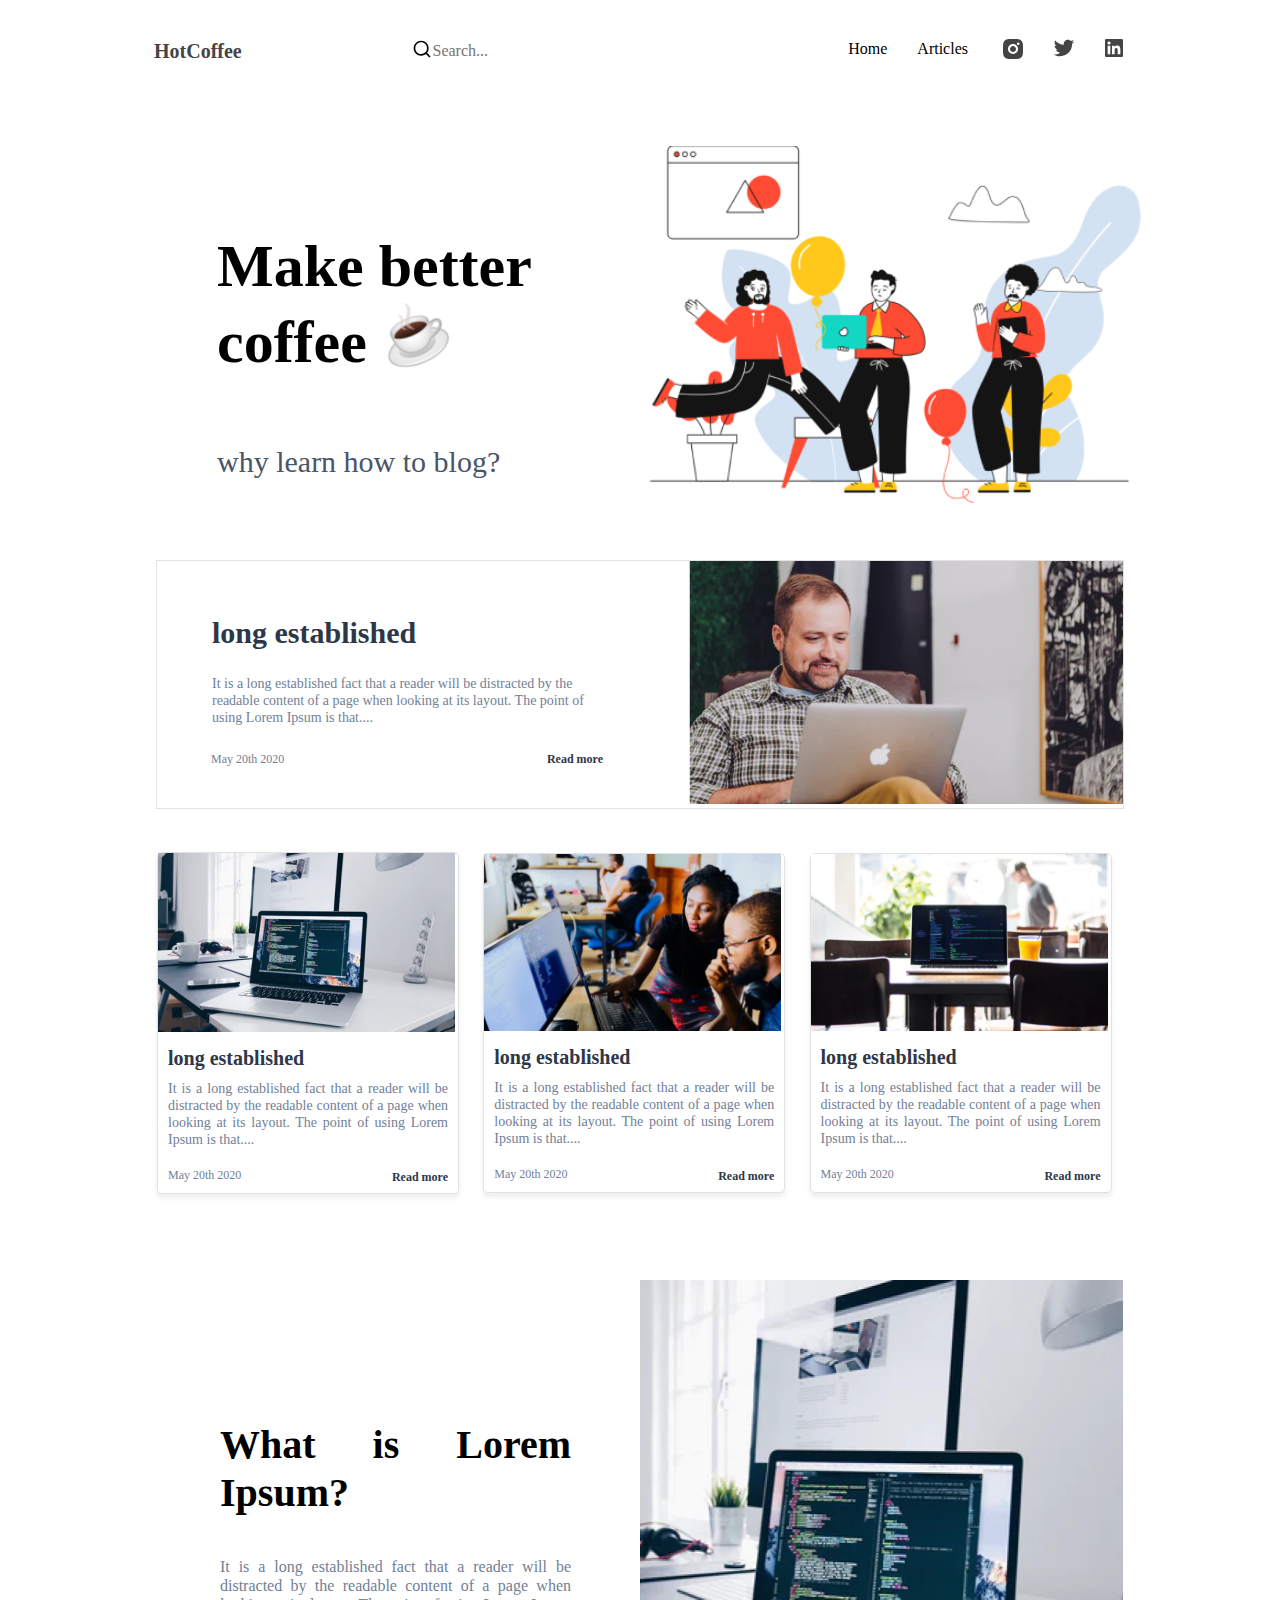
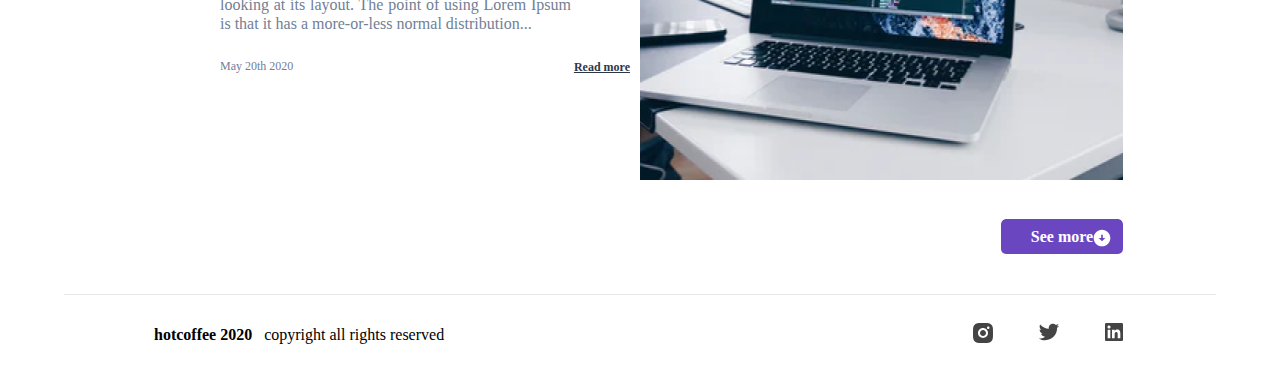
<file: Главная страинца блога/home-page.html>
<!DOCTYPE html>
<html lang="en">
<head>
    <meta charset="UTF-8">
    <meta name="viewport" content="width=device-width, initial-scale=1.0">
    <link rel="stylesheet" href="style.css">
    <title>BLog home-page</title>
</head>
<body>
    <header>
        <div class="header container flex">
          <div>
         <a href="home-page.html" class="logo links cursor" style="margin-left:90px;">HotCoffee</a>
          </div>       
        <div class="header_search"><form action="" method="get"> 
         <input class="input" type="text" placeholder="Search...">
        </form> </div>
  
        <nav class="header_nav">
        <a href="" class="text links">Home</a>
		<a href="" class="text links">Articles</a>
        <div class="links_and_icons">      
           <a href="" class="cursor"><img src="images/Vectorinstagram.svg" atl="Instagram"></a>
           <a href="" class="cursor"><img src="images/Twitter.svg" alt="Twitter"></a>
           <a href="" class="cursor"><img src="images/Linkeln.svg" alt="In"></a>
          </div>
         </nav>
         </div>
    </header> 
    <main>
    <div class="wrapped">   
    <div class="slider container2 flex">
      <div class="paddings">  
      <h1 class="make_better_coffe rule">Make better<br>coffee</h1>
        <p class="why">why learn how to blog?</p>
      </div>
        <div> <img src="images/croods.png" alt="picture" class="croods1" width="476px"></div>
    </div>
    <div class="container2 flex border">
        <div class="about_text">
             <h2 class="long">long established</h2>
             <p class="it_is">It is a long established fact that a reader will be distracted by the readable content of a page when looking at its layout. The point of using Lorem Ipsum is that....</p>
             <div class="flex">
                 <p class="about_date date">May 20th 2020</p>
                 <a href="details.html" class="read_for_blocks links cursor">Read more</a>
         </div>
         </div>
         <div><img src="images/man.png" alt="Man" class="img1"></div>
    </div>         
    <div class="news container2 flex">
        <div class="news_block border direction">
           <div><img src="images/laptop.png" class="img1" alt="laptop" width="297px"></div>
            <h3 class="le">long established</h3>
            <p class="it_is_for_blocks">It is a long established fact that a reader will be distracted by the readable content of a page when looking at its layout. The point of using Lorem Ipsum is that....</p>
            <div class="flex">
                <div><p class="may_for_blocks">May 20th 2020</p></div>
                <div><a href="" class="read_for_blocks links cursor">Read more</a></div>
            </div>
        </div>
        <div class="news_block border direction">
            <div><img src="images/people.png" class="img1" alt="people" width="297px"></div>
            <h3 class="le">long established</h3>
            <div><p class="it_is_for_blocks">It is a long established fact that a reader will be distracted by the readable content of a page when looking at its layout. The point of using Lorem Ipsum is that....</p></div>
            <div class="flex">
                <div><p class="may_for_blocks">May 20th 2020</p></div>
                <div><a href="" class="read_for_blocks links cursor">Read more</a></div>
            </div>
        </div>
        <div class="news_block border direction">
            <div><img src="images/table.png" class="img1" alt="table" width="297px"></div>
            <h3 class="le">long established</h3>
            <div><p class="it_is_for_blocks">It is a long established fact that a reader will be distracted by the readable content of a page when looking at its layout. The point of using Lorem Ipsum is that....</p></div>
            <div class="flex">
                <div><p class="may_for_blocks">May 20th 2020</p></div>
                <div><a href="" class="read_for_blocks links cursor">Read more</a></div>
            </div>
        </div>            
    </div>
    <div class="container2 flex">
        <div class="block2 direction">
            <div><p class="what_is">What is Lorem Ipsum?</p></div>
            <div><p class="it_is_block2">It is a long established fact that a reader will be distracted by the readable content of a page when looking at its layout. The point of using Lorem Ipsum is that it has a more-or-less normal distribution...</p></div>
            <div class="flex">
                <div><p class="may_for_blocks" style="margin-left: 63px;">May 20th 2020</p></div>
                <div><a href="" class="read_for_blocks cursor">Read more</a></div>
            </div>
        </div>
        <div><img src="images/laptopbig.png" alt="laptopbig" class="img1" width="525px" height="500px"></div>
    </div>
</div>  
    <div class="see_more container2">
        <button class="seemore2 cursor"><p class="text_after">See more</p></button></div>
        </main>
        <footer class="footer container flex">
        <div style="margin-left:90px;"><b>hotcoffee 2020</b>&nbsp;&nbsp;&nbsp;copyright all rights reserved</div>
        <div class="links_and_icons2 cursor">
            <a href="" class="cursor"><img src="images/Vectorinstagram.svg" atl="Instagram"></a>
            <a href="" class="cursor"><img src="images/Twitter.svg" alt="Twitter"></a>
            <a href="" class="cursor"><img src="images/Linkeln.svg" alt="In"></a>
        </div>
    </footer>
</body>
</html>
</body>
</html>
</file>
<file: Сайт дизайн студии/style.css>
*{
    margin: 0;
    padding:0;
}
body *{
    box-sizing: border-box;
 }
.curcor::hover{
    cursor: pointer;
}
.container{
    max-width: 1256px;
    margin: 0 auto;
}
.background_color{
    background-color:#131313;
    }
.header-content{
    display:flex;
    justify-content: space-between;
    height: 83px;
    align-items: center;
    font-size: 11px;
    line-height: 15px;
}
.button{
    background: #E3B873;
    box-shadow: 0px 5px 15px rgba(227, 184, 115, 0.2);
    border-radius: 2px;
    outline:0;
    border:0;
    padding:13px 33px;
    color:white;
    font-family: 'Nunito Sans';
    font-style: italic;
    font-weight: 400;
    font-size: 11px;
    line-height: 15px;
    text-align: center;
    text-transform: uppercase;
    cursor: pointer;   
}
.logo{
    color: #E3B873;
    text-transform: uppercase;
}
.header_navigation{
    list-style: none;
    display: flex;
}
.header_navigation__item{
    margin-right: 47px;
}
.header_navigation__link{
    text-decoration: none;
    font-family: "Nunito Sanc normal";
    color:white;
}
.call_number{
    color:#E3B873;
    text-transform: uppercase;
    text-align: right;
    text-decoration-line: underline;
}
.selections{
    color: #E3B873;   
}
.title-image{
    background-image: url('images/bacground_standart.jpg');
    background-size: cover;
    max-width: 100%;
    height: 707px;
    padding-top: 194px;
    position: relative;
    margin:0;
}
.title-image::before{
    content:'';
    position:absolute;
    top: 0;
    left: 0;
    right: 0;
    bottom: 0;
    background-color: rgba(0, 0, 0, .7);
}
.overlay{
    position:relative;
    z-index: 1;
}
.title-image_content{      
    max-width:41%; 
    margin:0 3%;
}
.title-main_title-image_content{
    margin:0;
    font-family: 'Yeseva One';
    font-style: normal;
    font-weight: 400;
    font-size: 40px;
    line-height: 53px;
    text-transform: uppercase;
    color: #FFFFFF;
    margin-bottom: 20px;
}
.text_title-image_content{
    font-family: 'Nunito Sans';
    font-style: normal;
    font-weight: 400;
    font-size: 22px;
    line-height: 36px;
    color: #FFFFFF;
    margin-bottom: 20px;
}
.flexed{
    display: flex;
    justify-content: space-between;
    padding-right: 15%;
}
.button2{
    background-color: rgba(227, 184, 115, 0);
    border: 1px solid #FFFFFF;
    border-radius: 2px;
    padding:13px 33px;
    color:white;
    text-transform: uppercase;
    font-family: 'Nunito Sans';
    font-style: italic;
    font-weight: 400;
    font-size: 11px;
    line-height: 15px;
    text-align: center;
}
.gallery{
    background-color: #131313;
    height: 1074px;
    margin:0;
    padding:0;
}
.slider_menu{
    padding-top:10%;
    list-style: none;
    display: flex;
    justify-content: flex-end;
    margin:0 auto; 
    margin-right: 6%;           
}
.slider_menu__link{
    cursor: pointer;
    margin-right: 60.5px;
    font-family: 'Yeseva One';
    font-style: normal;
    font-weight: 400;
    font-size: 14px;
    line-height: 19px;
    text-transform: uppercase;
    text-decoration: none;
    color: rgba(255, 255, 255, 0.3);
    
}
.slider_menu__link.active{
    transition: color 0.4s ease;
    color: #E3B873;
    border-bottom: 0.66px solid #E3B873;
}
.flexed2{
    display: flex;
    justify-content: space-between;
    margin-top:5%;
    margin-left:3%;
    margin-bottom:50px;
}
.flexed_gallary{
    display: flex; 
}
.subtitle{
       font-family: 'Yeseva One';
        font-style: normal;
        font-weight: 400;
        font-size: 27px;
        line-height: 37px;
        letter-spacing: -0.07em;
        text-transform: uppercase;
    
        color: #E3B873;
    }
.polosa{
    background-image: url('images/polosa.svg');
    Width:92px;
    Height:1px;
    margin-top: 55px;
    margin-left:5px;
}
.description{
        margin-top: 34px;
        font-family: 'Nunito Sans';
        font-style: normal;
        font-weight: 400;
        font-size: 14px;
        line-height: 27px;
        color: #FFFFFF;
    }
.gallery-mobile{
    display: none;
    background-image: url('images/gallery-mobile.png');
    Width:340px;
    Height:241.35px;
    margin-top:60px;    
    }
.gallery-mobile__scroll{
    display:flex;
    justify-content: space-between;
    padding:30% 5%;    
}
.scroll-botton{
    Width:36px;
    Height:36px;
}
.right{
    transform: rotate(-180deg);
}
.slider__images{
    position: relative;
    width: 679px;
    height: 482px;
    margin-right: 5%;
}
.slider__images .image{
background-size: cover;
background-position: center center;
width: 100%;
height: 100%;
position: absolute;
left: 0;
top: 0;
opacity: 0;
transition: opacity 1000ms ease; 

}
.slider__images .image.active {
opacity: 1;
}
.grid{
    height: 200px;
    margin-top:5%;
    display:grid;
    grid-template-columns: repeat(2,50%);
    grid-template-rows: repeat(2,50%);
}
.name{
    margin-top: 34px;
    margin-bottom: 9px;
    font-family: 'Yeseva One';
    font-style: normal;
    font-weight: 400;
    font-size: 18px;
    line-height: 25px;
    text-transform: uppercase;

    color: #E3B873;
}
.fact{
   display: inline-block;
    width:50%;
    margin:0;
    font-family: 'Nunito Sans';
    font-style: normal;
    font-weight: 400;
    font-size: 13px;
    line-height: 21px;

    color: #FFFFFF;
}

.slider_scroll{
    width: 250px;
    margin-top: 30px;
    position: relative;
    display: flex;
    justify-content: space-between;
}
.slider_scroll .left{
    background-image: url("images/scroll.svg");
    width: 41.46px;
    height: 13.28px;
    color: #FFFFFF;
    margin-right:63px; 
    cursor: pointer;       
}
.slider_scroll .right{    
    background-image: url("images/scroll.svg");
    width: 41.46px;
    height: 13.28px;
    color: #FFFFFF;
    transform: rotate(-180deg);
    cursor: pointer;
}
.slider__dots {
    display: flex;
    justify-content: center;
    position: absolute;
    left: 60px;
    bottom: 1px;
    width: 50%;
  }
  
.slider__dots-item {
    width: 10px;
    height: 10px;
    background: rgba(255, 255, 255, 0.3);
    border-radius: 30px;
    margin: 0 15px;
    cursor: pointer;
    transition: background 0.4s ease; 
  }
  
.slider__dots-item:hover, .slider__dots-item.active {
    background: #FFFFFF;
  }
.video{
    margin-top:-320px;
}
.video_title{
    font-family: 'Yeseva One';
    font-style: normal;
    font-weight: 400;
    font-size: 20px;
    line-height: 28px;
    text-align: center;
    text-transform: uppercase;
    margin: 0 auto;
        color: #FFFFFF;
}
.logo-center{
    display:flex;
    justify-content: center;    
}
.logo__line{
    display:inline-block;
    background-image: url('images/stroke_camera.svg');
    Width: 32px;
    Height: 1.54px;
    background: #E3B873;
    border-radius: 30px;
    margin-right: 9px;
    margin-top: 25px;
}
.video_camera__camera{
    display:inline-block;
    background-image: url('images/camera.svg');
    Width:32.77px;
    Height:28px;
    color: #E3B873;
    margin-top: 9px;
    margin-right: 9px;
}
.video_image-container{
    Width:817px;
    Height:434px;
    background-image: url('images/video_dark.png');
    margin:31px auto 0;
    position: relative;
    
}
.video_image-container::before{
    content:'';
    position:absolute;
    z-index:1;
    top: 0;
    left: 0;
    right: 0;
    bottom: 0;
    background: rgba(0, 0, 0, 0.8);
}
.video_image_play{
    display:flex;
    justify-content: center;
    align-items: center;
    position:relative;
    z-index:2;
    margin:50px auto 0;
    top: 40%;
}
.video_image_play-botton{
    Width:125px;
    Height:125px;
    color: #E3B873;
    margin:0;
    padding:0;
    position: relative;
    
}
.video_image_play::after{
    content:'';
    background-image: url('images/Polygon.svg');
    position:absolute;
    Width:21px;
    Height:27px;
    color: #FFFFFF;
    margin:-5px 0 0 5px;       
}
.video__line{
    Width:55px;
    Height:1.54px;
    color: #E3B873;
    background-color: #E3B873;
    border: none;
    border-radius: 30px;
    
    
}
.video__line_position{
    display:flex;
    justify-content: center;
    padding:5% 0;
    
}
.video_container_for_text{
    width:55%;
    margin:0 auto;
}
.video__text{
    font-family: 'Nunito Sans';
    font-style: normal;
    font-weight: 400;
    font-size: 18px;
    line-height: 37px;
    text-align: center;
    color: #363636;
}
.video-form{
    padding:0 2%;
    width: 70%;
    margin:91.5px auto 0;
    display:flex;
    flex-wrap: wrap;
    align-items: center;
    justify-content: space-around;
}
.video-form__block{
    margin-right:30px;
}
.video__form__label{
    display:block;
    font-family: 'Nunito Sans';
    font-style: normal;
    font-weight: 400;
    font-size: 13px;
    line-height: 21px;
    color: rgba(54, 54, 54, 0.5);
}
.video__form__input{
    Width:231px;
    padding-bottom:5%;
    border: none;
    border-bottom: 1px solid rgba(54, 54, 54, 0.3);
   }
.video__form__input::placeholder{
    font-family: 'Nunito Sans';
    font-style: normal;
    font-weight: 400;
    font-size: 14px;
    line-height: 23px;
    color: #363636;
}
.video-form__block__button{
    display: flex;
    justify-content:center;
    Width:200px;
    Height:51px;      
    font-size: 13px;
    line-height: 27px;       
}
.first-checkbox{
    display:flex;
    justify-content: center;
    margin:35px;
}
.checkbox{
    display: none;
  }
  .fake{
    display: inline-flex;
    width: 18px;
    height: 18px;
    background: #E3B873;
    color: #fff;
    justify-content: center;
  }
  .fake::before{
    content:"\2714";
    opacity: 0;
    transition: .2s;
  }
  .checkbox:checked + .fake::before{
    opacity: 1;
  }
.universal__title{
    margin-top:35px;
    margin-bottom: 0;
    font-family: 'Yeseva One';
    font-style: normal;
    font-weight: 400;
    font-size: 20px;
    line-height: 28px;
    text-align: center;
    text-transform: uppercase;
    color: #181818;
  }
.calculation__logo__image{
    display:inline-block;
    background-image: url('images/molot.svg');
    Width:28px;
    Height:28px;
    color: #E3B873;
    margin-top: 9px;
    margin-right: 9px;
}
.calculation__grid{
    margin-top:30px;
    display:grid;
    grid-template-columns: repeat(auto-fit, 397px);
    grid-template-rows: auto;
    grid-gap: 1vw;
}
.calculation__grid__block{
    height: 608px;
    display:flex;
    justify-content: flex-end;
    flex-direction: column;
    padding-top:75%;
}
.calculation__grid__photo{
    Width:392px;
    Height:421px;    
}
.blue_wall{
    background-image: url('images/blue_wall.png');
    Width:100%;
    Height:100%;
    background-repeat: no-repeat; 
}
.guest_room{
    background-image: url('images/guest-room.png');
    Width:100%;
    Height:100%; 
    background-repeat: no-repeat;
}
.kitchen{
    background-image: url('images/kitchen.png');
    Width:100%;
    Height:100%; 
    background-repeat: no-repeat;
}
.calculation__grid__list{
    padding:5% 5% 0 8%;
    background-color: #fff;
    margin: 0 auto;
    Width:330px;
    Height:286px;
    
}
.calculation__grid__list-name{
    margin:0;
    font-family: 'Yeseva One';
    font-style: normal;
    font-weight: 400;
    font-size: 18px;
    line-height: 25px;
    color: #363636;
}
.calculation__grid__list__ul{ 
    list-style-position:inside;
    padding-inline-start:0;
    margin-block-start: 0;  
    margin-block-end:0; 
    margin-inline-start:0; 
}
.calculation__grid__list__item{
    font-style: normal;
    font-weight: 400;
    font-size: 13px;
    line-height: 27px;
    color: #959595;
}
.calculation__grid__list__item::marker{
    display:block;
    width:6px;
}
.calculation__grid__price{
    margin-top:-10%; 
    margin-left: 8%;
    Width:228px;
    Height:54px;
    background: #E3B873;
    box-shadow: 5px 5px 10px rgba(227, 184, 115, 0.3);
    position: relative;
    z-index:2;
}
.calculation__grid__price__text{
    margin:0;
    padding: 17px;
    font-family: 'Yeseva One';
    font-style: normal;
    font-weight: 400;
    font-size: 18px;
    line-height: 25px;
    text-align: center;
    text-transform: uppercase;
    color: #FFFFFF;
}
.calculations__benefit-form{    
    display:flex;
    justify-content: center;
    padding:0 5%;    
}
.calculations__benefit-form__benefit{
    width:60%;
    height: 645px;
    display:flex;
    justify-content:flex-end;
    flex-direction: column;
    margin:0 auto;
    background-image: url('images/doors_white.png');    
}
.calculations__benefit-form__benefit__item{
    display:flex;
    justify-content: flex-end;
    margin-top:50px;
    margin-bottom: 50px;
}
.calculations__benefit-form__benefit__number{
        width: 50px;
        height: 50px;
        background-color: orange;
        border: 8px solid #FFFFFF;
        box-shadow: 0px 5px 15px rgba(227, 184, 115, 0.15);
        border-radius: 30px;
        display: flex;
        justify-content: center;
        align-items: center;
}
.calculations__benefit-form__benefit__number__counter{
    font-family: 'Yeseva One';
        font-style: normal;
        font-weight: 400;
        font-size: 18px;
        line-height: 25px;
        text-align: center;
        color: #FFFFFF;
}
.calculations__benefit-form__benefit__text{
    width:60%;
}
.calculations__benefit-form__benefit__text__item_01-04{
    padding:2% 0 0 0;
    font-family: 'Nunito Sans';
    font-style: normal;
    font-weight: 400;
    font-size: 14px;
    line-height: 19px;   
    color: #363636;
}
.calculations__benefit-form__benefit__text__item{
    padding:4% 0 0 0;
    font-family: 'Nunito Sans';
    font-style: normal;
    font-weight: 400;
    font-size: 14px;
    line-height: 19px;    
    color: #363636;
}
.calculations__benefit-form__form-black{
    Width:506px;
    Height:509px;
    background-color: #131313;
    box-shadow: 0px 30px 30px rgba(0, 0, 0, 0.05);
    margin-top: 90px;
}
.calculations__benefit-form__form-black__name{
    margin-top:28px;
    font-family: 'Nunito Sans';
    font-style: normal;
    font-weight: 400;
    font-size: 18px;
    line-height: 26px;
    text-align: center;
    color: #FFFFFF;
}
.calculations__benefit-form__form-black__form{
    margin: 10%;    
}
.calculations__benefit-form__form-black__form__lable{
    display:block;
    font-family: 'Nunito Sans';
    font-style: normal;
    font-weight: 400;
    font-size: 13px;
    line-height: 21px;
    color: rgba(255, 255, 255, 0.5);
}
.calculations__benefit-form__form-black__form___block{
    margin-bottom:48px;
}
.calculations__benefit-form__form-black__form__input{
    width: 408px;
    padding-bottom:2%;
    background: transparent;
    border: none;
    border-bottom: 1px solid rgba(255, 255, 255, 0.15);
}
.calculations__benefit-form__form-black__form__input::placeholder{
    color: #FFFFFF;
    font-family: 'Nunito Sans';
    font-style: normal;
    font-weight: 400;
    font-size: 14px;
    line-height: 23px;
}
.first-checkbox__form-black{
    margin-top:-20px;    
}
.label__form-black{
    display: inline-flex;
    font-family: 'Nunito Sans';
    font-style: normal;
    font-weight: 400;
    font-size: 14px;
    line-height: 163.68%;
    color: #FFFFFF;       
}
.first-checkbox__form-black__text{
    display: inline-block;
    margin-left:10px;
    width:259px;
}
.calculations__benefit-form__form-black__button{
    display:flex;
    justify-content: flex-end;    
}
.calculations__benefit-form__form-black__button_text{
    font-size: 13px;
    line-height: 21px;
    text-align: center;
    text-transform: uppercase;
    color: #FFFFFF;
}
.calculations_and_form__end-logo{
    display: flex;
    justify-content: flex-end;
    margin-right: 16%;
    margin-top:-30px;
}
.calculations_and_form__end-logo_size{
    width: 105px;
    height: 105px;       
}
.calculations_and_form__end-logo__text{
    height: 47px;
    font-family: 'Nunito Sans';
    font-style: normal;
    font-weight: 400;
    font-size: 18px;
    line-height: 26px;
    color: #E3B873;
    text-shadow: 0px 3px 10px rgba(227, 184, 115, 0.15);
    padding: 1.5% 0;
    margin: 0;
}
.styles{
    margin-top:242px;
    background-image: url('images/styles-background.png');
    width:100%;
    height: 864px;
    position: relative;
    background-position: center; 
}
.styles::before{
    content:'';
    position:absolute;
    top: 0;
    left: 0;
    right: 0;
    bottom: 0;
    background: linear-gradient(109.8deg, rgba(0, 0, 0, 0.75) 0%, rgba(0, 0, 0, 0.9) 100%);
}
.styles-content{
    display: flex;
    justify-content: space-between;
    padding: 0 5%;
}
.styles-content__list{
    display:flex;
    flex-direction: column;
    padding-top:95px;
}
.styles-content__list__name{
    font-family: 'Yeseva One';
    font-style: normal;
    font-weight: 400;
    font-size: 27px;
    line-height: 37px;
    text-transform: uppercase;
    color: #E3B873;
}
.styles-mobile__foto{
    display: none;
    background-image: url('images/styles-photo-mobile.png');
    Width:340px;
    Height:241.35px;
    margin: 24px 0 -50px 0; 
}
.styles-content__list__list{
    list-style:none;
}
.styles-content__list__list__item{
    margin-top:20px;
    font-family: 'Nunito Sans';
    font-style: normal;
    font-weight: 400;
    font-size: 20px;
    line-height: 38px;
    color: #FFFFFF;
    cursor: pointer;
}
.styles-content-grid{
    width:60%;
    display:grid;
    grid-template-columns: repeat(2, 354px);
    grid-template-rows: auto;
    grid-gap: 2vw;
}
.styles-content-grid__block{
       width:354px;
}    
.styles-content-grid__block1__clock{
    background-image: url('images/clock.png');
    Width:354px;
    Height:557.88px;
    margin-top:-39px;
    margin-bottom:39px;
}
.styles-content-grid__block1__tv{
    background-image: url('images/tv.png');
    Width:354px;
    Height:349.37px;
}
.styles-content-grid__block2__sofa{
    background-image: url('images/sofa.png');
    Width:354px;
    Height:275px;
    margin-top:-115px;
    margin-bottom:37px; 
}
.styles-content-grid__block2__flower{
    background-image: url('images/flower.png');
    Width:354px;
    Height:624px; 
}
.clients{
    position: relative;
    background-image: url('images/background-clients.png');
    background-position: 50% 100%;
    background-repeat: repeat-x;
    width: 100%;
    height: 1010px;
    position: relative;
}
.clients::before{
    position: absolute;
    content:'';
    top: 0;
    left: 0;
    right: 0;
    bottom: 0;
    background-color: rgba(255, 255, 255, .95);
}
.clients_title_margin{
    margin-top: 90px;     
}
.clients_logo_hands{
    display:inline-block;
    background-image: url('images/hands.svg');
    Width:33.7px;
    Height:20.86px;
    color: #E3B873;
    margin-top: 14px;
    margin-right: 9px;
}
.clients_text{
    margin-top: 27px;
    font-family: 'Nunito Sans';
    font-style: normal;
    font-weight: 400;
    font-size: 18px;
    line-height: 29px;
    text-align: center;
    color: #363636;
}
.clients__grid{
    display:grid;
    grid-template-columns: repeat(auto-fit, 376px);
    grid-template-rows: auto;
    grid-gap: 60px;
    padding:0;
}
.clients__grid__block{
    padding:5% 10% 0;
}
.clients__grid__block__info{
    display: flex;
}
.clients__grid__block__info__foto{
    border-radius: 100px;
}
.clients__grid__block__info__name{
    margin-top: 20px;
    margin-left:23px;
    font-family: 'Yeseva One';
    font-style: normal;
    font-weight: 400;
    font-size: 18px;
    line-height: 23px;
    color: #181818;
}
.clients__grid__block__story{
    margin-top: 15px;
    font-family: 'Nunito Sans';
    font-style: normal;
    font-weight: 400;
    font-size: 13px;
    line-height: 180%;
    color: #959595;
}
.clients__grid__block__area-days{
    margin-top:63px; 
    margin-left:-32px; 
}
.questions__form-container{
    background-color: #181818;
    width:883px;
    height: 445px;
    margin:132px auto -227px;
    position: relative;
    z-index: 1;
}
.questions__form-container__name{
    padding-top:34px;
    font-family: 'Yeseva One';
    font-style: normal;
    font-weight: 400;
    font-size: 20px;
    line-height: 28px;
    text-align: center;
    text-transform: uppercase;
    color: #FFFFFF;
}
.questions__form-container__flex{
    display:flex;
    justify-content: space-around;
    padding:45px 18% 0;
}

.questions__form-container__flex__input{
    width: 231px;
    padding-bottom:2%;
    background: transparent;
    border: none;
    border-bottom: 1px solid rgba(255, 255, 255, 0.15);
}
.questions__form-container__flex__input::placeholder{
    font-family: 'Nunito Sans';
    font-style: normal;
    font-weight: 400;
    font-size: 14px;
    line-height: 23px;
    color: #FFFFFF;
}
.questions__form-container__input-box{
    display:block;
    padding: 0% 21%;
}
.questions__form-container__flex__input2{
    width: 516px;
    padding-bottom:2%;
    background: transparent;
    border: none;
    border-bottom: 1px solid rgba(255, 255, 255, 0.15);
}
.questions__form-container__flex__input2::placeholder{
    font-family: 'Nunito Sans';
    font-style: normal;
    font-weight: 400;
    font-size: 14px;
    line-height: 23px;
    color: #FFFFFF;
}
.questions__form-container__checkbox{
    display:flex;
    justify-content: center;
    margin-top:45px;
}
.questions__form-container__botton{
    display:flex;
    justify-content: center;
    margin-top: 25px;
}
.contacts{
    background-image: url('images/city-background.png');
    width:100%;
    height: 954px;
    position: relative;
}
.contacts::before{
    content:'';
    position:absolute;
    top: 0;
    left: 0;
    right: 0;
    bottom: 0;
    background:linear-gradient(180deg, rgba(0, 0, 0, 0.7) 3.47%, rgba(0, 0, 0, 0.9) 100%),
    url(images/city-background.png) center / cover no-repeat #181818;
}
.contacts-content__title{
    display: flex;
    justify-content: center;
    padding-top:25%;
    margin: 0 auto;
    width:50%;
}
.contacts_title{
    padding: 25% auto 0;
    font-family: 'Yeseva One';
    font-style: normal;
    font-weight: 400;
    font-size: 20px;
    line-height: 28px;
    text-align: center;
    text-transform: uppercase;
    color: #E3B873;
}
.contacts-content__logo{
    display: flex;
    justify-content: center;
    margin-top: 25px;
}
.contacts-content__logo__mailbox{
    background-image: url('images/mailbox.svg');
    margin-right: 15px;
    Width:28px;
    Height:28px;
}
.contacts-content__logo__instagram{
    background-image: url('images/instagram.svg');
    Width:28px;
    Height:28px;
}
.contacts-content__map{
    background-image: url('images/map.png');
    width: 925px;
    height: 400px;
    margin: 5% auto 0;
}
@media screen and (width>=1600px){
    .title-image{
        background-image: url('images/background.jpg');
    }
    .flexed{
        padding-top: 10px;
    }
}
@media screen and (width<=1255px){
    .container{
        max-width: 375px;
        padding:0 2%;
    }
    .none-mobile{
        display: none;
    }
    .header-content{
        justify-content: space-between;
    }
    .title-image{
        background-image: url('images/background-mobile.png');
        max-width: 100%;
        height: 465px;
        padding-top: 80px;
        }
    .title-image_content{
        max-width:100%;
        margin-top:15px;  
        display: flex;
        flex-direction: column;
        justify-content: flex-start;      
    }
    .title-main_title-image_content{
        font-size: 23px;
        line-height: 31px;
    }
    .text_title-image_content{
        font-size: 14px;
        line-height: 19.02px;
        margin-bottom:0;
    }
    .flexed{
        flex-direction: column;
        justify-content: space-around;
        margin-top: 32px;
        padding-right: 0;
    }
    .button2{
        margin-top: 26px;
    }
    .flexed2{
        margin-top:0;
        margin-left:0;
        flex-direction: column;
    }
    .gallery-text__subtitle{
        text-align: center;
        padding-top:36px;
        font-size: 22px;
        line-height: 30.49px;
    }
    .galerry-text__description{
        font-size: 11px;
        line-height: 17.43px;
        text-align: center;
        margin-top:22px;
    }
    .gallery-mobile{
        display: block;
    }
    .video{
        background-color: #131313;
    }
    .video_image-container{
        Width:340px;
        Height:207px;
        background-image: url('images/video-mobile.png');    
    }
    .video_image_play-botton{
        Width:37px;
        Height:37px;
    }
    .video_image_play::after{
        Width:10px;
        Height:12px;
        background-size: cover;
        margin: -4px 0 0 4px;
    }
    .video_title{
        font-size: 22px;
        line-height: 30.49px; 
    }
    .video_container_for_text{
        width:100%;
    }
    .video__text{
        font-size: 11px;
        line-height: 18.68px;
        text-align: center;
        color: #FFFFFF;
    }
    .video-form{
        flex-flow: wrap;
        flex-direction: column;
        padding: 0;
        width: 100%;
        margin: 0 auto;
    }
    .container-mobile{
        padding: 0;
    }
    .video-form__block{
        margin:63px 0 0 0;
        
    }
    .video__form__label{
        font-size: 13px;
        line-height: 21px;        
        color: rgba(255, 255, 255, 0.5);
    }
    .video__form__input{
        width: 340px;
        padding-bottom:2%;
        background: transparent;
        border: none;
        border-bottom: 1px solid rgba(255, 255, 255, 0.5);
    }
    .video__form__input::placeholder{
        font-size: 14px;
        line-height: 138.72%;
        color: #FFFFFF;
    }
    .order1{
        order: -1;
    }
    .order2{
        margin-bottom: -25px;
    }
    .first-checkbox{
        margin:28px 0 0 0;
        justify-content: flex-start;
    }
    .video-checkbox__text{
        font-size: 14px;
        line-height: 23px;
        color: #FFFFFF;
    }
    .video-form__block__button{
        width: 340px;
    }
    .calculations_and_form{
        padding-top:83px;
    }
    .unersal__title{
        font-size: 22px;
        line-height: 30px;
        text-align: center;
    }
    .calculation__grid{
        margin-top:0;
        grid-template-columns: repeat(auto-fit, 340px);
    }
    .calculation__grid__block{
        height: 484px;
        margin-top: 60px;
        display: flex;
        flex-direction: column;
        justify-content: flex-start;
        padding-top:65%;
    }
    .blue_wall{
        background-image: url('images/blue-wall_mobile.png');
        width:340px;
        height: 100%;
    } 
    .guest_room{
        background-image: url('images/guest-room_mobile.png');
        width:340px;
        height: 100%;
    } 
    .kitchen{
        background-image: url('images/kitchen-mobile.png');
        width:340px;
        height: 100%; 
    }
    .calculation__grid__list{
        Width: 270px;
        Height: 241px;
        margin: 0;
        padding-left:10%;
    }
    .calculation__grid__list-name{
        font-size: 15px;
        line-height: 21px;
    }
    .calculation__grid__list__item{
        line-height: 22.07px;
    }
    .calculation__grid__price{
        margin-left:0;
    }
    .styles{
        margin-top:0;
        background-image: none; 
        height: 260px;       
    }
    .styles::before{
        display: none;
    }
    .styles-content{
        padding-top: 55px;
        margin: 0 auto;
        justify-content: space-between;
    }
    .styles-content__list{
        padding:0;
    }
    .styles-mobile__foto{
        display: block;
       
    }
    .styles-content__list__name{
        font-size: 22px;
        line-height: 30px;
        text-align: center;
    }
    .clients{
        background-color: #131313;
        padding-top:120px;
    }
    .questions__form-container{
        display: flex;
        flex-direction: column;
        padding: 0;
        width: 340px;
        height: 555px;
        margin: 0 5%;
        padding-top:52px;
    }
    .questions__form-container__name{
        width:340px;
        font-size: 20px;
        line-height: 28px;
        text-align: center;
        padding:0;
        color: #FFFFFF;
    }
    .questions__form-container__flex{
        flex-direction: column;
    }
    .questions__form-container__flex{
        padding-top:52px;
        padding-left:0;
    }
    .questions__form-container__input-box{
        padding-left:0;
    }
    .questions__form-container__input-box::placeholder{
        font-size: 14px;
        line-height: 23px;
        color: #FFFFFF;
    }
    .calculations__benefit-form__form-black__form__lable{
        font-size: 13px;
        line-height: 21px;
        color: rgba(255, 255, 255, 0.5);
    }
    .clients{
        background-image: none;
        height: 679px;
        background-color: #131313;
    }
    .clients::before{
        background: none;
        background-color: #131313;
    }
    .questions__form-container{
        margin: 0;
        padding: 52px 2% 0 2%;
    }
    .questions__form-container__flex__input{
        width: 340px;
    }
    .questions__form-container__flex__input2{
        width: 340px;
    }

    .questions__form-container__checkbox{
        justify-content: flex-start;
        margin-top: 23px;
    }
    .questions__form-container__botton{
        justify-content: flex-start;
        margin-top: 67px;
        width:100%;
    }
    .contacts{
        background-image: none;
        height: 490px;
    }
    .contacts-content{
        display:flex;
        flex-flow: wrap;
        flex-direction: column;
    }
    .contacts-content__title{
        order:1;
    }
    .contacts-content__logo{
        order: 1;
    }
    .contacts-content__map{
        background-image: url('images/map-mobile.png');
        width:340px;
        height: 255px;
        order: -1;
    }
    .contacts::before{
        background: none;
        background-color: #131313;
    }
    .contacts-content__title{
        width: 105%;
        padding-top: 15%;
    }
    .contacts_title{
        font-size: 18px;
        line-height: 25px;
    }
    .contacts-content__logo{
        margin-top: 23px;
    }
}
</file>
<file: Главная страинца блога/style.css>
.container{
    max-width: 1152px;
    margin:0 auto;
  }
.container2{
    max-width: 966px;
    margin:0 auto;
  }
  .header {
      height: 85px; 
  }
  .flex{
    display: -webkit-box;
    display: -ms-flexbox;
    display: flex;
    -webkit-box-pack: justify;
        -ms-flex-pack: justify;
            justify-content: space-between;
    -webkit-box-align: center;
        -ms-flex-align: center;
            align-items: center;
  }
  
  .header_search{
    position: relative;
    margin:0 auto;
    border: 0;
  
  }
  .header_search::before{
    position:absolute;
    left: -17px;
    
    content: url("images/Vector.svg");
    color: black;
    background: white;
    border: 0;
    width: 17px;
    height: 17px;
  }
  .input{
    border: 0;
    font-family: "Inter-Regular";
    font-style: normal;
    font-weight: 400;
    font-size: 16px;
    line-height: 19px;
    color: #718096;
}
  .header_nav{
      display: -webkit-box;
      display: -ms-flexbox;
      display: flex;
  }
  
  .header_nav button{
      margin-left: 15px;
  }
  .header_nav a{
    margin-left: 30px;
  }
  .rule{
    max-width:100%;
  }
  .paddings{
    width:50%;
    padding:0 auto;
  }
  .news {
	padding: 43px;
	margin: 0 auto;
    display: -ms-grid;
    display: grid;
    grid-template-columns: repeat(auto-fit, minmax(300px, 1fr));
    -ms-grid-rows: auto;
    grid-template-rows: auto;
    -webkit-box-pack: justify;
        -ms-flex-pack: justify;
            justify-content: space-between;
    grid-gap: 1vw;
    }
 .links{
    text-decoration:none;
 }
  .links_and_icons{
      display: -webkit-box;
      display: -ms-flexbox;
      display: flex;
      -ms-flex-pack: distribute;
          justify-content: space-around;
      padding-right: 88px;
      margin-right: 88px;
      max-width: 230px;
      -webkit-box-flex: 1;
          -ms-flex: 1 1 auto;
              flex: 1 1 auto;
      margin: 0 5px;
    }
  .text{
      font-family: "Inter-Regular";
      font-style: normal;
      font-weight: 400;
      font-size: 16px;
      line-height: 19px;
      color: #000000;
    }
  .logo{
      color: #454444; 
      font-family: "Inter-Bold";
      font-style: normal;
      font-weight: 700;
      font-size: 20px;
      line-height: 24px;
      -webkit-box-flex: 1;
          -ms-flex: 1 1 auto;
              flex: 1 1 auto;
      margin: 0 5px;
    }
  .cursor{
      cursor: pointer;
    }
   .make_better_coffe{
    max-width:100%;
    position:relative;
    font-family: "Inter-Bold";
      text-align: justify;
      font-style: normal;
      font-weight: 700;
      font-size: 60px;
      line-height: 76px;
      color: #000000;
      padding: 50px 60px 19px;
     /* margin:0px 0px 0px 70px;*/
  }
  .make_better_coffe::after{
    position:absolute;
    content: '';
    background-image: url("images/cup.png");
    width: 90px;
    height: 90px;
    background-size: cover;
    top:110px;
   }
  .why{
      font-family: "Inter-Regular";
      text-align: justify;
      font-style: normal;
      font-weight: 400;
      font-size: 30px;
      line-height: 36px;
      color: #4A5568;
      padding: 5px 60px 5px;
     /* margin:0px 0px 0px 70px;*/
    }
  .croods1{
    width:100%;
    padding: 50px;
    }
    .img1{
        max-width:100%;
        margin:0 auto;
    }
    .img2{
        max-width:100%;
        margin:0 auto;
    }
 .slider{
    
    margin:0 auto;
    height: 467px;
  }
.border{
    border:1px solid #E2E2E2;
 }
.long{
    font-family: "Inter-Regular";
    font-style: normal;
    font-weight: 700;
    font-size: 30px;
    line-height: 36px;
    color: #2D3748;
    text-align: justify;
    padding-left: 55px;
}
.it_is{
    font-weight: 400;
    font-size: 14px;
    line-height: 17px;
    color: #718096;
    padding-left: 55px;
    width: 401px;
}
.date {
	font-weight: 400;
    font-size: 12px;
    line-height: 15px;
    padding-left: 54px;
    color: #718096;
}

.about_link {
	font-weight: 700;
    font-size: 12px;
    line-height: 15px;
    padding-left: 250px;
    color: #2D3748;
}
.direction{
    -webkit-box-orient: vertical;
    -webkit-box-direction: normal;
        -ms-flex-direction: column;
            flex-direction: column;
}
.news_block{
    width: 300px;
    margin-bottom: 43px;
    -webkit-box-shadow: 0px 4px 4px rgba(192, 189, 189, 0.25);
            box-shadow: 0px 4px 4px rgba(192, 189, 189, 0.25);
    border-radius: 5px;
}

.le{
    margin: 10px;
    font-family: "Inter-Bold";
    font-style: normal;
    font-weight: 700;
    font-size: 20px;
    line-height: 24px;
    color: #2D3748; 
    text-align: justify; 
    }
.it_is_for_blocks{
    margin: 10px;
    text-align: justify;
    font-family: "Inter-Regular";
    font-style: normal;
    font-weight: 400;
    font-size: 14px;
    line-height: 17px;
    color: #718096;
}
.may_for_blocks{
    margin: 10px;
    font-family: "Inter-Regular";
    font-style: normal;
    font-weight: 400;
    font-size: 12px;
    line-height: 15px;
    color: #718096;
   }
.read_for_blocks{
    margin: 10px;
    font-family: "Inter-Regular";
    font-style: normal;
    font-weight: 700;
    font-size: 12px;
    line-height: 15px;
    color: #2D3748;
}
.block2{
  max-width:50%;
    text-align: justify;  
  }
.what_is{
    font-family: "Inter-Bold";
    font-style: normal;
    font-weight: 700;
    font-size: 40px;
    line-height: 48px;
    color: #000000;
    margin-left: 63px;
    margin-right: 69px;
}
.it_is_block2{
    font-family: "Inter-Regular";
    font-style: normal;
    font-weight: 400;
    font-size: 16px;
    line-height: 19px;
    color: #718096;
    margin-left: 63px;
    margin-right: 69px;
}

.see_more{
    display: -webkit-box;
    display: -ms-flexbox;
    display: flex;
    -webkit-box-pack: end;
        -ms-flex-pack: end;
            justify-content: flex-end;
    margin-top: 35px;
    
   }
.seemore2{
    background-image: url('images/button.png');
    height: 35px;
    width: 122px;
    border-radius: 5px;
    font-family: 'Inter';
    font-style: normal;
    font-weight: 700;
    font-size: 16px;
    line-height: 19px;
    border:#FFFFFF;
    
    color: #FFFFFF;
    text-align: center;
}

.text_after{
    margin: 0px; 
    position:relative;
}
.text_after::after{
    content: url('images/strelka.svg');
    position:absolute;
    top: 2px;
}
.footer{
    display: -webkit-box;
    display: -ms-flexbox;
    display: flex;
    -webkit-box-pack: justify;
        -ms-flex-pack: justify;
            justify-content: space-between;
    margin-top: 40px;
    height:80px;
    border-top: 1px solid #E8E8E8;
}
.links_and_icons2{
    display: -webkit-box;
    display: -ms-flexbox;
    display: flex;
      -webkit-box-pack: justify;
          -ms-flex-pack: justify;
              justify-content: space-between;
      max-width:150px;
      padding-right: 88px;
      margin-right: 88px;
      -webkit-box-flex: 1;
          -ms-flex: 1 1 auto;
              flex: 1 1 auto;
      margin: 0 5px;
      }
.main_image{
    background-image: url("images/main.png");
    Width: 973px;
    Height: 380px;
    Top: 109px;
    Left: 89px;
}
.container3{
    max-width: 765px;
    margin:0 auto;
}

.details_flex{
    display: -webkit-box;
    display: -ms-flexbox;
    display: flex;
    -webkit-box-pack: start;
        -ms-flex-pack: start;
            justify-content: flex-start;
    -webkit-box-align: center;
        -ms-flex-align: center;
            align-items: center; 

}

.details_title{
width: 632px;
height: 46px;
margin: 0px;
font-family: 'Inter';
font-style: normal;
font-weight: 700;
font-size: 45px;
line-height: 54px;

color: #2D3748;
}
.written{
    width: 203px;
    height: 23px;
    margin: 0 auto;

    font-family: 'Inter';
font-style: normal;
font-weight: 700;
font-size: 18px;
line-height: 22px;
color: #2D3748;
}
.details_date{
    width: 147px;
    height: 23px;
    left: 395px;
    top: 596px;

font-family: 'Inter';
font-style: normal;
font-weight: 400;
font-size: 18px;
line-height: 22px;

color: #718096;

}
.text2{
    font-family: 'Inter';
font-style: normal;
font-weight: 400;
font-size: 16px;
line-height: 19px;

color: #718096;

}
.part_1{
    font-family: 'Inter';
    font-style: italic;
    font-weight: 700;
    font-size: 16px;
    line-height: 19px;
    color: #2D3748;
}
.part_2{
    font-family: 'Inter';
    font-style: normal;
    font-weight: 700;
    font-size: 30px;
    line-height: 19px;
    color: #2D3748;
}
.buttom{
    display: -webkit-box;
    display: -ms-flexbox;
    display: flex;
    -webkit-box-pack:end;
        -ms-flex-pack:end;
            justify-content:flex-end;
    margin-top: -65px;
    margin-bottom: 65px;
    color: #FFFFFF;
}
.up{
    background-image: url('images/strelka_up.svg');
    height: 42px;
    width: 42px;
    border:#FFFFFF;
}
@media only screen and (width <=1220px){
    .wrapped{
        max-width: 1024px;
        padding:0 10%;
        }
    .container{
        max-width:90%;
    }
    .container2{
        max-width: 80%;
    }
    .rule{
        font-size:250%;
        padding: 0;

    }
    .make_better_coffe::after{
       width: 70px;
       height: 70px;
       top:70px;
    }
    .why{
        font-size:24px;
        padding: 0;
    }
    .long{
        font-size: 24px;
        padding-left: 20px;
    }
    .it_is{
        font-size: 12px;
        padding-left: 20px;
    }
    .about_date{
        padding-left: 20px;
    }
    .news{
        grid-template-columns: repeat(auto-fit, minmax(200px, 1fr));

    }
    .news_block{
        width: 200px;
    }
    .see_more{
        margin-right: 15%;
    }
    .what_is{
        font-size: 30px;
        margin-left: 30px;
        margin-right: 37px;
        
    }
    .it_is_block2{
        font-size: 14px;    
        margin-left: 30px;
        margin-right: 37px;

    }
}
</file>
